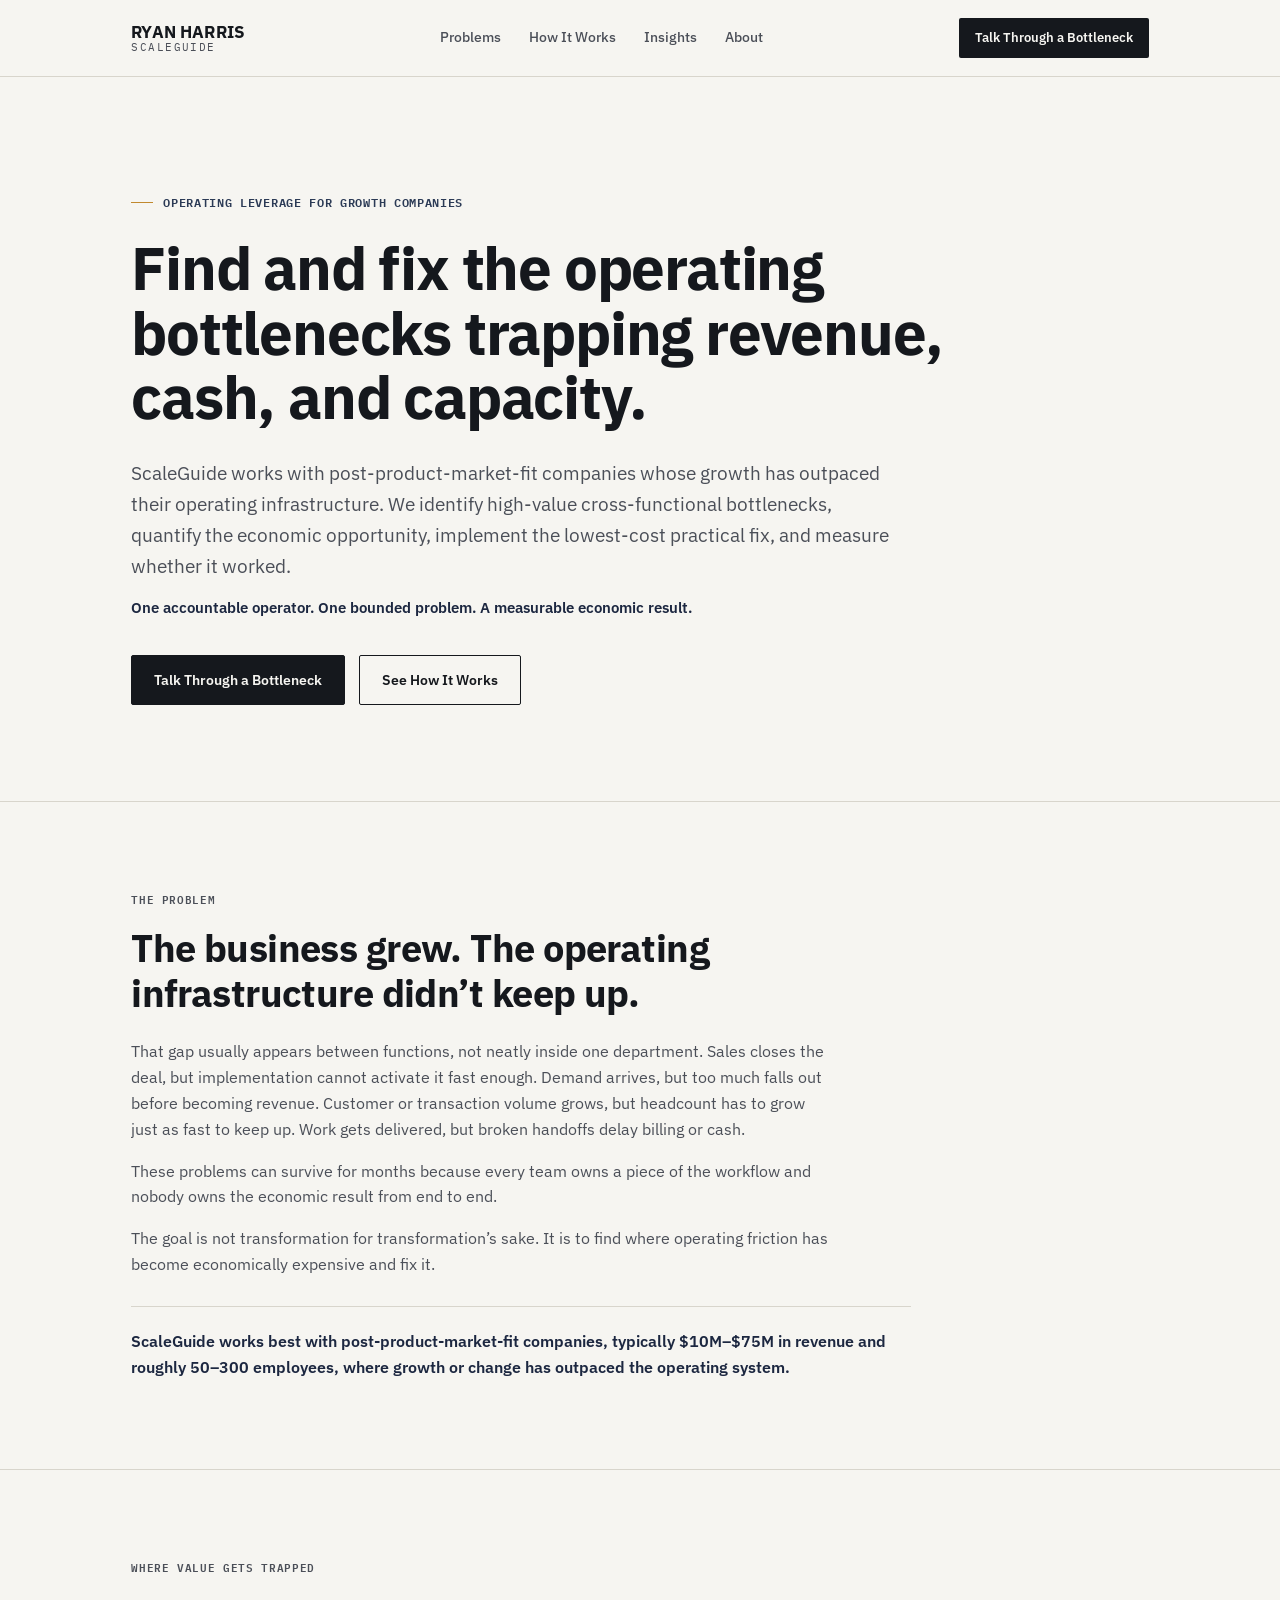
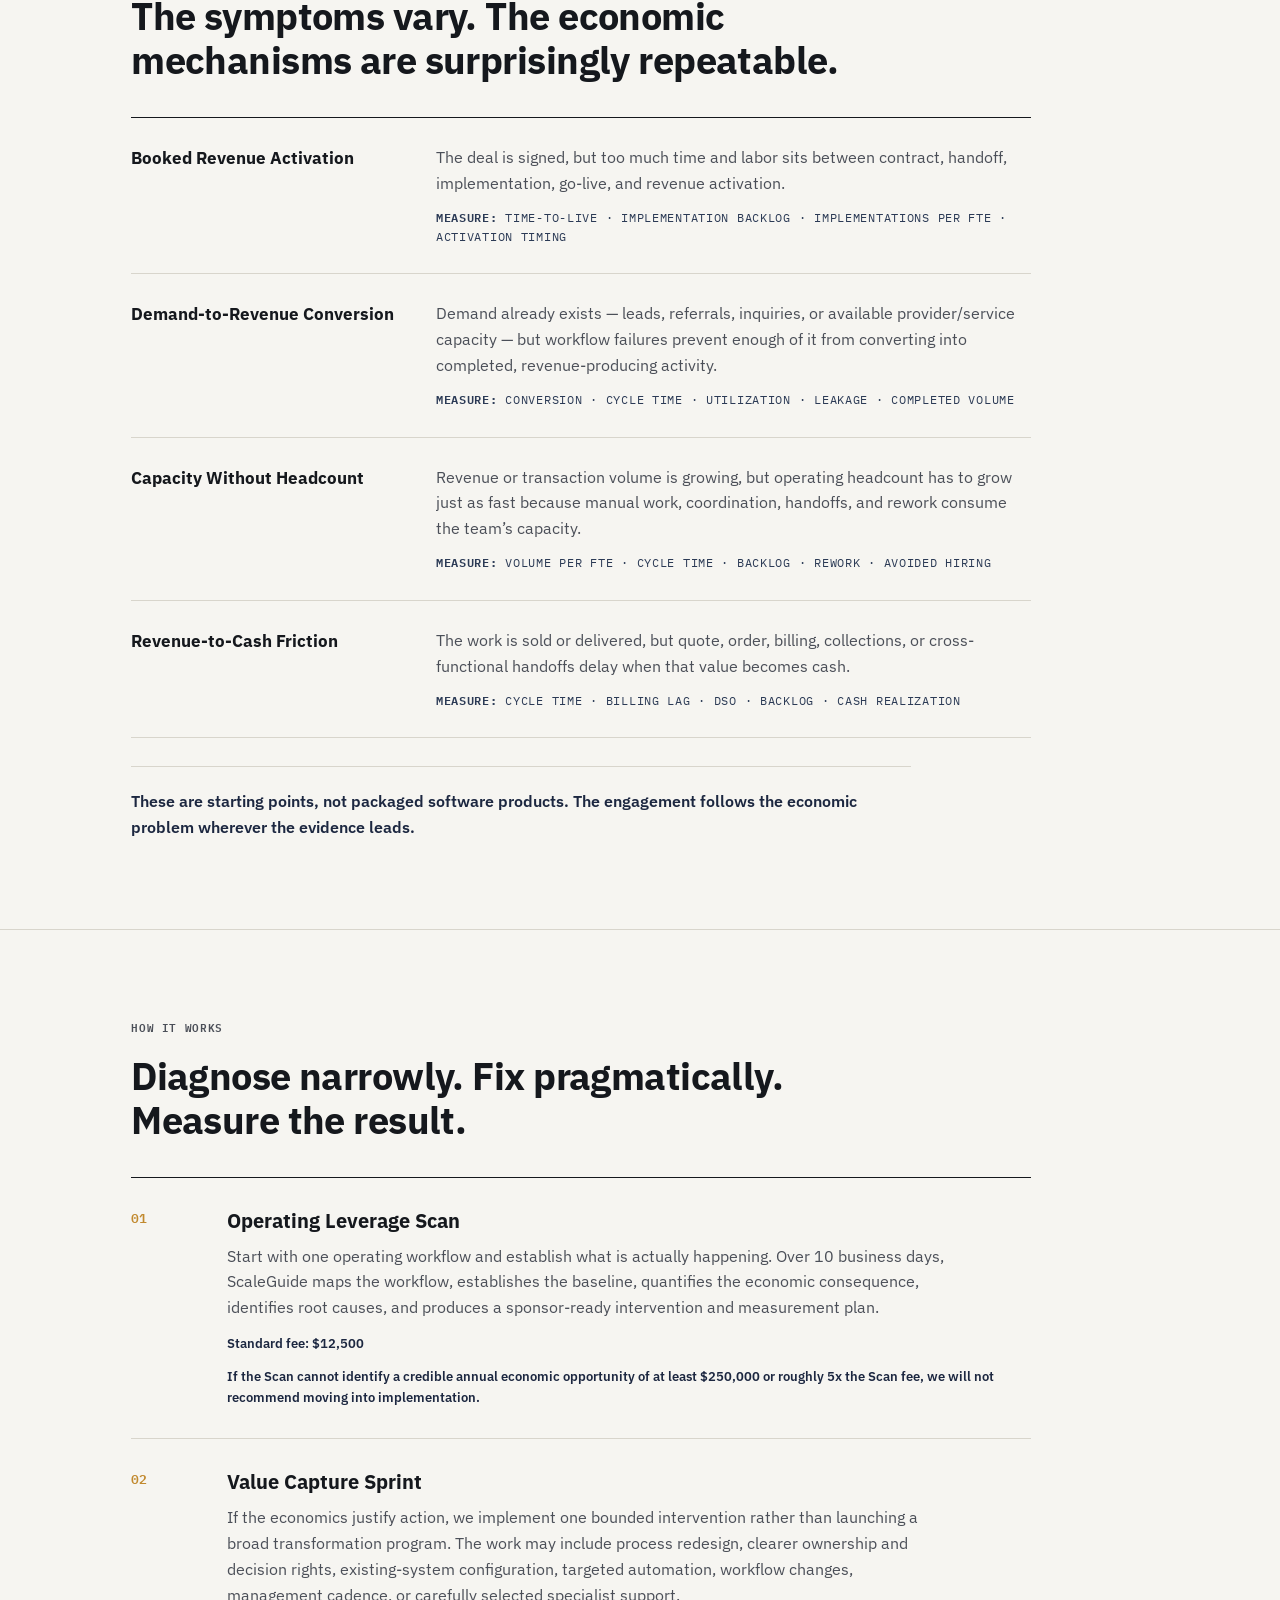
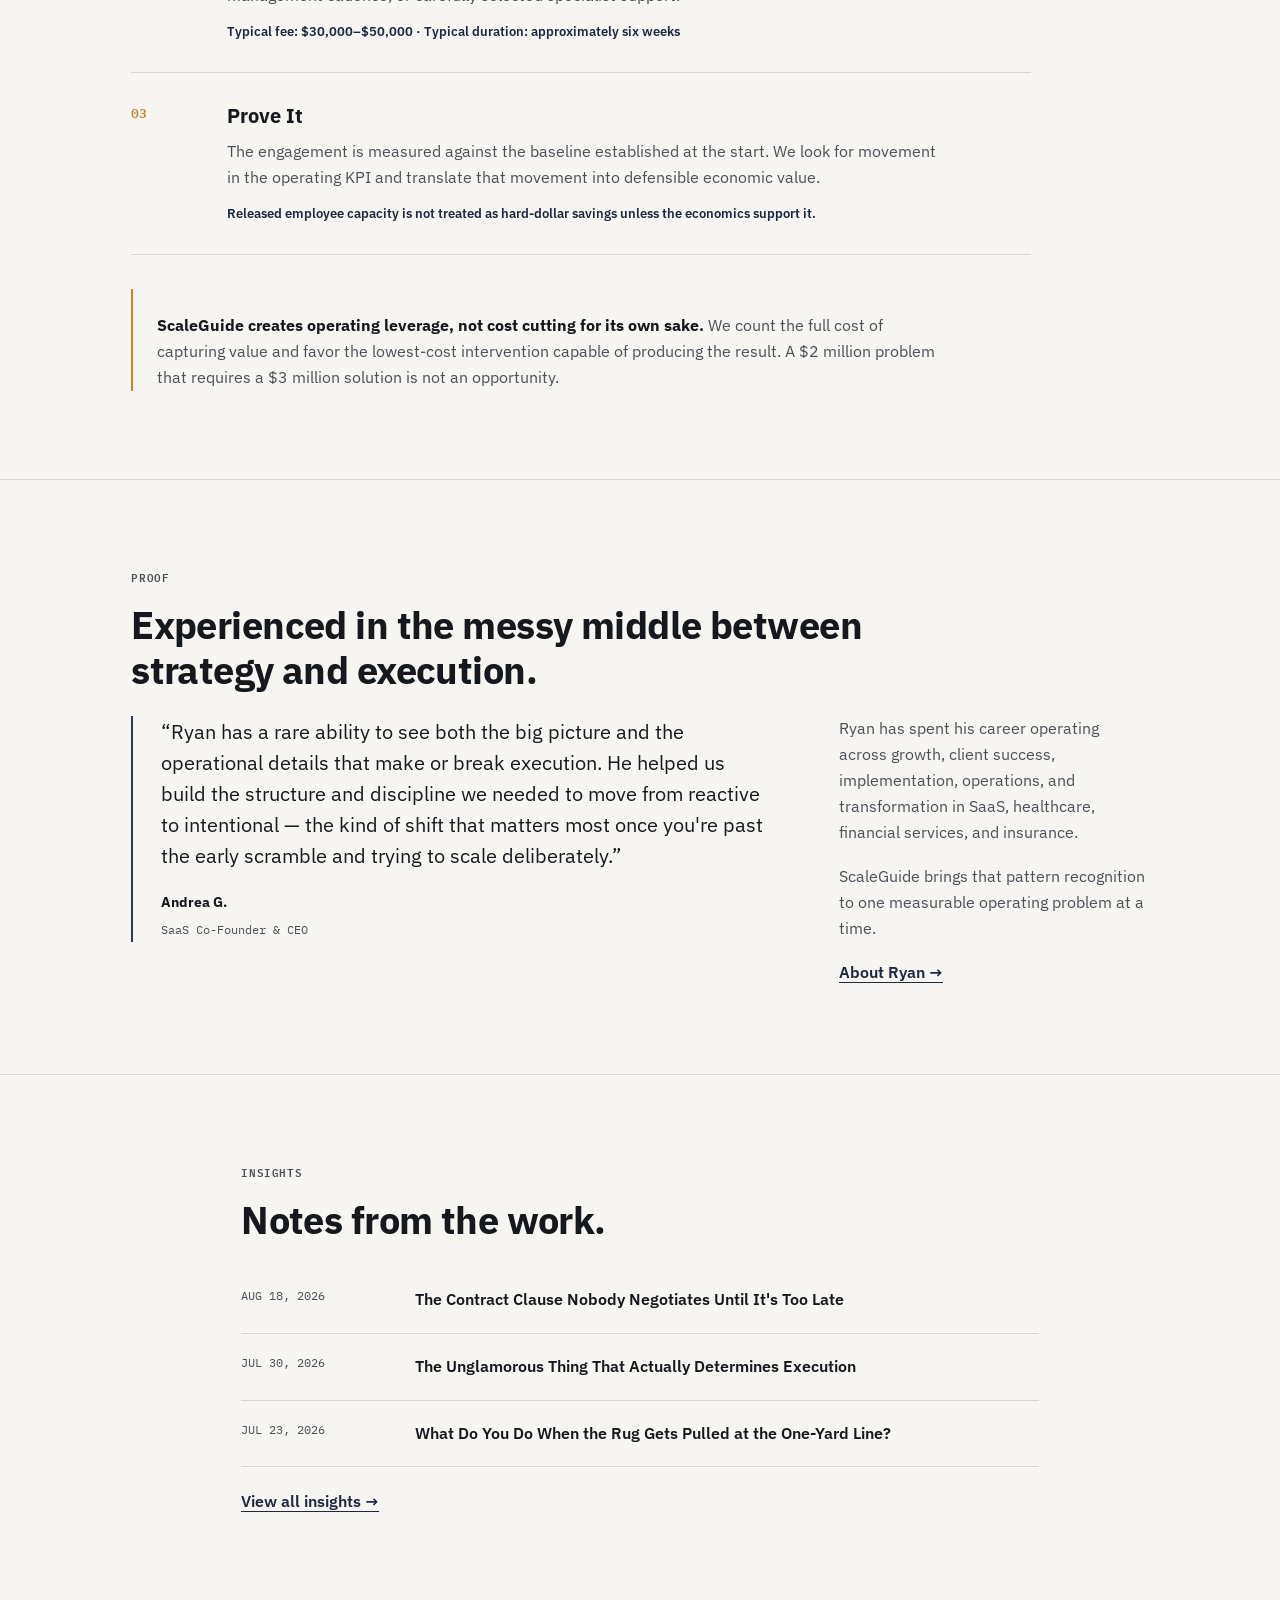
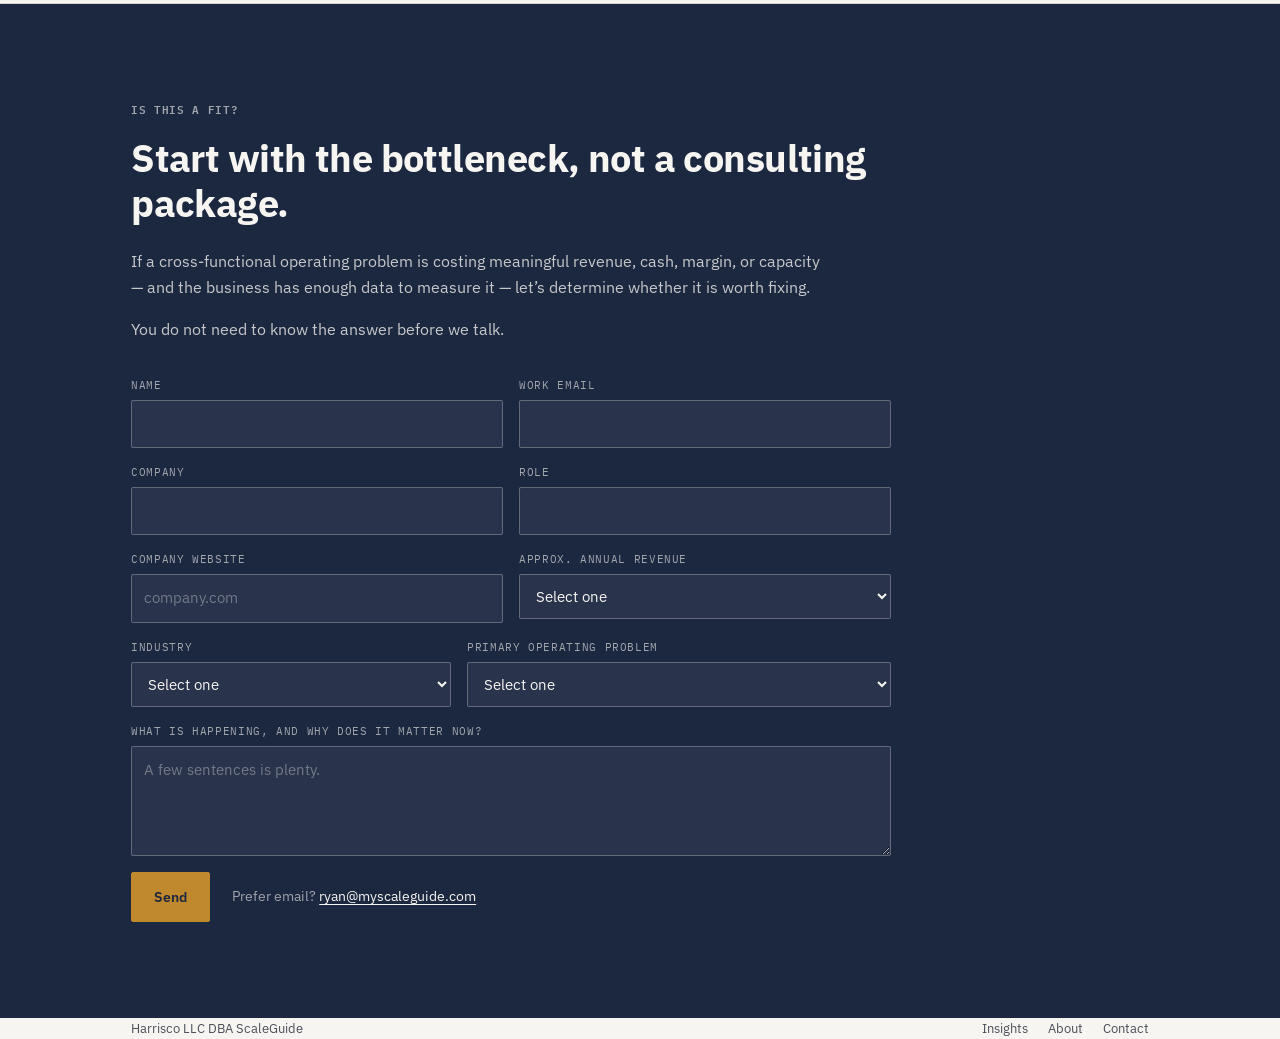
<file: index.html>
<!DOCTYPE html>
<html lang="en">
<head>
<meta charset="UTF-8">
<meta name="viewport" content="width=device-width, initial-scale=1.0">
<title>ScaleGuide | Operating Leverage for Growth Companies</title>
<meta name="description" content="ScaleGuide helps growth companies find and fix cross-functional operating bottlenecks that trap revenue, cash, and capacity — and measure the result.">
<link rel="canonical" href="https://myscaleguide.com/">
<meta property="og:title" content="ScaleGuide | Operating Leverage for Growth Companies">
<meta property="og:description" content="Find and fix the operating bottlenecks trapping revenue, cash, and capacity — and measure the result.">
<meta property="og:type" content="website">
<meta property="og:url" content="https://myscaleguide.com/">
<meta name="twitter:card" content="summary">
<meta name="twitter:title" content="ScaleGuide | Operating Leverage for Growth Companies">
<meta name="twitter:description" content="Find and fix the operating bottlenecks trapping revenue, cash, and capacity — and measure the result.">
<link rel="icon" href="data:image/svg+xml,%3Csvg xmlns='http://www.w3.org/2000/svg' viewBox='0 0 32 32'%3E%3Crect width='32' height='32' rx='4' fill='%231C2740'/%3E%3Ctext x='16' y='23' font-family='Georgia,serif' font-size='20' font-weight='700' fill='%23F6F5F1' text-anchor='middle'%3ER%3C/text%3E%3C/svg%3E">
<link rel="preconnect" href="https://fonts.googleapis.com">
<link rel="preconnect" href="https://fonts.gstatic.com" crossorigin>
<link href="https://fonts.googleapis.com/css2?family=IBM+Plex+Sans:wght@400;500;600;700&family=IBM+Plex+Mono:wght@400;500;600&display=swap" rel="stylesheet">
<link rel="stylesheet" href="/styles.css">
<script type="application/ld+json">
{
  "@context": "https://schema.org",
  "@type": "ProfessionalService",
  "name": "ScaleGuide",
  "alternateName": "Harrisco LLC DBA ScaleGuide",
  "url": "https://myscaleguide.com/",
  "email": "ryan@myscaleguide.com",
  "description": "ScaleGuide helps post-product-market-fit growth companies identify and fix measurable operating bottlenecks that trap revenue, cash, and capacity.",
  "founder": {"@type": "Person", "name": "Ryan Harris", "jobTitle": "Founder & Operator"},
  "areaServed": {"@type": "Country", "name": "United States"},
  "knowsAbout": ["Operating Leverage","Workflow Redesign","Revenue Activation","Patient Access Operations","Operational Transformation","Implementation Operations","Business Process Improvement"]
}
</script>
</head>
<body>
<header>
  <nav class="wrap" aria-label="Primary navigation">
    <a class="brand" href="/" aria-label="ScaleGuide home"><span class="name">RYAN HARRIS</span><span class="sub mono">SCALEGUIDE</span></a>
    <div class="navlinks"><a href="#problems">Problems</a><a href="#how">How It Works</a><a href="/insights.html">Insights</a><a href="/about.html">About</a></div>
    <a href="#talk" class="nav-cta">Talk Through a Bottleneck</a>
  </nav>
</header>
<main>
  <section class="hero">
    <div class="wrap">
      <div class="eyebrow mono">Operating Leverage for Growth Companies</div>
      <h1>Find and fix the operating bottlenecks trapping revenue, cash, and capacity.</h1>
      <p class="lede">ScaleGuide works with post-product-market-fit companies whose growth has outpaced their operating infrastructure. We identify high-value cross-functional bottlenecks, quantify the economic opportunity, implement the lowest-cost practical fix, and measure whether it worked.</p>
      <p class="accountability">One accountable operator. One bounded problem. A measurable economic result.</p>
      <div class="cta-row"><a href="#talk" class="btn-primary">Talk Through a Bottleneck</a><a href="#how" class="btn-secondary">See How It Works</a></div>
    </div>
  </section>
  <section class="block" id="problem">
    <div class="wrap">
      <div class="tag mono">The Problem</div>
      <h2>The business grew. The operating infrastructure didn’t keep up.</h2>
      <div class="body-col">
        <p>That gap usually appears between functions, not neatly inside one department. Sales closes the deal, but implementation cannot activate it fast enough. Demand arrives, but too much falls out before becoming revenue. Customer or transaction volume grows, but headcount has to grow just as fast to keep up. Work gets delivered, but broken handoffs delay billing or cash.</p>
        <p>These problems can survive for months because every team owns a piece of the workflow and nobody owns the economic result from end to end.</p>
        <p>The goal is not transformation for transformation’s sake. It is to find where operating friction has become economically expensive and fix it.</p>
      </div>
      <p class="fit-line">ScaleGuide works best with post-product-market-fit companies, typically $10M–$75M in revenue and roughly 50–300 employees, where growth or change has outpaced the operating system.</p>
    </div>
  </section>
  <section class="block" id="problems">
    <div class="wrap">
      <div class="tag mono">Where Value Gets Trapped</div>
      <h2>The symptoms vary. The economic mechanisms are surprisingly repeatable.</h2>
      <div class="problem-list">
        <div class="problem-row"><div class="problem-title">Booked Revenue Activation</div><div class="problem-copy">The deal is signed, but too much time and labor sits between contract, handoff, implementation, go-live, and revenue activation.<div class="measure mono"><span>Measure:</span> Time-to-live · implementation backlog · implementations per FTE · activation timing</div></div></div>
        <div class="problem-row"><div class="problem-title">Demand-to-Revenue Conversion</div><div class="problem-copy">Demand already exists — leads, referrals, inquiries, or available provider/service capacity — but workflow failures prevent enough of it from converting into completed, revenue-producing activity.<div class="measure mono"><span>Measure:</span> Conversion · cycle time · utilization · leakage · completed volume</div></div></div>
        <div class="problem-row"><div class="problem-title">Capacity Without Headcount</div><div class="problem-copy">Revenue or transaction volume is growing, but operating headcount has to grow just as fast because manual work, coordination, handoffs, and rework consume the team’s capacity.<div class="measure mono"><span>Measure:</span> Volume per FTE · cycle time · backlog · rework · avoided hiring</div></div></div>
        <div class="problem-row"><div class="problem-title">Revenue-to-Cash Friction</div><div class="problem-copy">The work is sold or delivered, but quote, order, billing, collections, or cross-functional handoffs delay when that value becomes cash.<div class="measure mono"><span>Measure:</span> Cycle time · billing lag · DSO · backlog · cash realization</div></div></div>
      </div>
      <p class="fit-line">These are starting points, not packaged software products. The engagement follows the economic problem wherever the evidence leads.</p>
    </div>
  </section>
  <section class="block" id="how">
    <div class="wrap">
      <div class="tag mono">How It Works</div>
      <h2>Diagnose narrowly. Fix pragmatically. Measure the result.</h2>
      <div class="steps">
        <div class="step"><div class="step-number">01</div><div class="step-copy"><h3>Operating Leverage Scan</h3><p>Start with one operating workflow and establish what is actually happening. Over 10 business days, ScaleGuide maps the workflow, establishes the baseline, quantifies the economic consequence, identifies root causes, and produces a sponsor-ready intervention and measurement plan.</p><div class="step-meta">Standard fee: $12,500</div><div class="step-meta">If the Scan cannot identify a credible annual economic opportunity of at least $250,000 or roughly 5x the Scan fee, we will not recommend moving into implementation.</div></div></div>
        <div class="step"><div class="step-number">02</div><div class="step-copy"><h3>Value Capture Sprint</h3><p>If the economics justify action, we implement one bounded intervention rather than launching a broad transformation program. The work may include process redesign, clearer ownership and decision rights, existing-system configuration, targeted automation, workflow changes, management cadence, or carefully selected specialist support.</p><div class="step-meta">Typical fee: $30,000–$50,000 · Typical duration: approximately six weeks</div></div></div>
        <div class="step"><div class="step-number">03</div><div class="step-copy"><h3>Prove It</h3><p>The engagement is measured against the baseline established at the start. We look for movement in the operating KPI and translate that movement into defensible economic value.</p><div class="step-meta">Released employee capacity is not treated as hard-dollar savings unless the economics support it.</div></div></div>
      </div>
      <div class="value-callout"><strong>ScaleGuide creates operating leverage, not cost cutting for its own sake.</strong> We count the full cost of capturing value and favor the lowest-cost intervention capable of producing the result. A $2 million problem that requires a $3 million solution is not an opportunity.</div>
    </div>
  </section>
  <section class="block" id="proof">
    <div class="wrap">
      <div class="tag mono">Proof</div><h2>Experienced in the messy middle between strategy and execution.</h2>
      <div class="proof-grid">
        <div class="testimonial"><blockquote>“Ryan has a rare ability to see both the big picture and the operational details that make or break execution. He helped us build the structure and discipline we needed to move from reactive to intentional — the kind of shift that matters most once you're past the early scramble and trying to scale deliberately.”</blockquote><cite><strong>Andrea G.</strong>SaaS Co-Founder &amp; CEO</cite></div>
        <div class="credibility"><p>Ryan has spent his career operating across growth, client success, implementation, operations, and transformation in SaaS, healthcare, financial services, and insurance.</p><p>ScaleGuide brings that pattern recognition to one measurable operating problem at a time.</p><a class="text-link" href="/about.html">About Ryan →</a></div>
      </div>
    </div>
  </section>
  <section class="block" id="insights-preview">
    <div class="wrap insights-preview">
      <div class="tag mono">Insights</div><h2>Notes from the work.</h2>
      <div class="insight-link"><span class="insight-date">AUG 18, 2026</span><a class="insight-title" href="/posts/the-exit-clause-nobody-negotiates.html">The Contract Clause Nobody Negotiates Until It's Too Late</a></div>
      <div class="insight-link"><span class="insight-date">JUL 30, 2026</span><a class="insight-title" href="/posts/process-documentation-determines-execution.html">The Unglamorous Thing That Actually Determines Execution</a></div>
      <div class="insight-link"><span class="insight-date">JUL 23, 2026</span><a class="insight-title" href="/posts/rug-pulled-at-the-one-yard-line.html">What Do You Do When the Rug Gets Pulled at the One-Yard Line?</a></div>
      <p style="margin-top:22px;"><a class="text-link" href="/insights.html">View all insights →</a></p>
    </div>
  </section>
  <section class="final-cta" id="talk">
    <div class="wrap">
      <div class="tag mono" style="color:rgba(246,245,241,0.62);">Is This a Fit?</div><h2>Start with the bottleneck, not a consulting package.</h2>
      <div class="body-col"><p>If a cross-functional operating problem is costing meaningful revenue, cash, margin, or capacity — and the business has enough data to measure it — let’s determine whether it is worth fixing.</p><p>You do not need to know the answer before we talk.</p></div>
      <form name="intake" method="POST" action="/thank-you" data-netlify="true" netlify-honeypot="bot-field" class="intake-form">
        <input type="hidden" name="form-name" value="intake"><p class="honeypot-field"><label>Don't fill this out: <input name="bot-field"></label></p>
        <div class="form-row"><div class="form-field"><label for="f-name">Name</label><input type="text" id="f-name" name="name" autocomplete="name" required></div><div class="form-field"><label for="f-email">Work Email</label><input type="email" id="f-email" name="email" autocomplete="email" required></div></div>
        <div class="form-row"><div class="form-field"><label for="f-company">Company</label><input type="text" id="f-company" name="company" autocomplete="organization" required></div><div class="form-field"><label for="f-role">Role</label><input type="text" id="f-role" name="role" autocomplete="organization-title"></div></div>
        <div class="form-row"><div class="form-field"><label for="f-website">Company Website</label><input type="text" inputmode="url" id="f-website" name="company_website" autocomplete="url" placeholder="company.com"></div><div class="form-field"><label for="f-revenue">Approx. Annual Revenue</label><select id="f-revenue" name="revenue_range" required><option value="">Select one</option><option>Under $10M</option><option>$10M–$15M</option><option>$15M–$50M</option><option>$50M–$75M</option><option>Over $75M</option><option>Prefer not to say</option></select></div></div>
        <div class="form-row"><div class="form-field"><label for="f-industry">Industry</label><select id="f-industry" name="industry" required><option value="">Select one</option><option>Healthcare Services</option><option>SaaS / Software</option><option>Tech-Enabled or B2B Services</option><option>Financial Services / Insurance</option><option>Other</option></select></div><div class="form-field"><label for="f-problem">Primary Operating Problem</label><select id="f-problem" name="primary_problem" required><option value="">Select one</option><option>Booked revenue takes too long to activate</option><option>Demand / referrals / leads are not converting efficiently</option><option>Growth requires too much incremental headcount</option><option>Billing / collections / cash conversion is too slow</option><option>Other / not sure yet</option></select></div></div>
        <div class="form-row"><div class="form-field full"><label for="f-challenge">What is happening, and why does it matter now?</label><textarea id="f-challenge" name="challenge" placeholder="A few sentences is plenty." required></textarea></div></div>
        <div class="form-submit-row"><button type="submit" class="btn-primary">Send</button><span class="email-alt">Prefer email? <a href="mailto:ryan@myscaleguide.com">ryan@myscaleguide.com</a></span></div>
      </form>
    </div>
  </section>
</main>
<footer class="wrap"><div>Harrisco LLC DBA ScaleGuide</div><div class="links"><a href="/insights.html">Insights</a><a href="/about.html">About</a><a href="mailto:ryan@myscaleguide.com">Contact</a></div></footer>
</body>
</html>
</file>
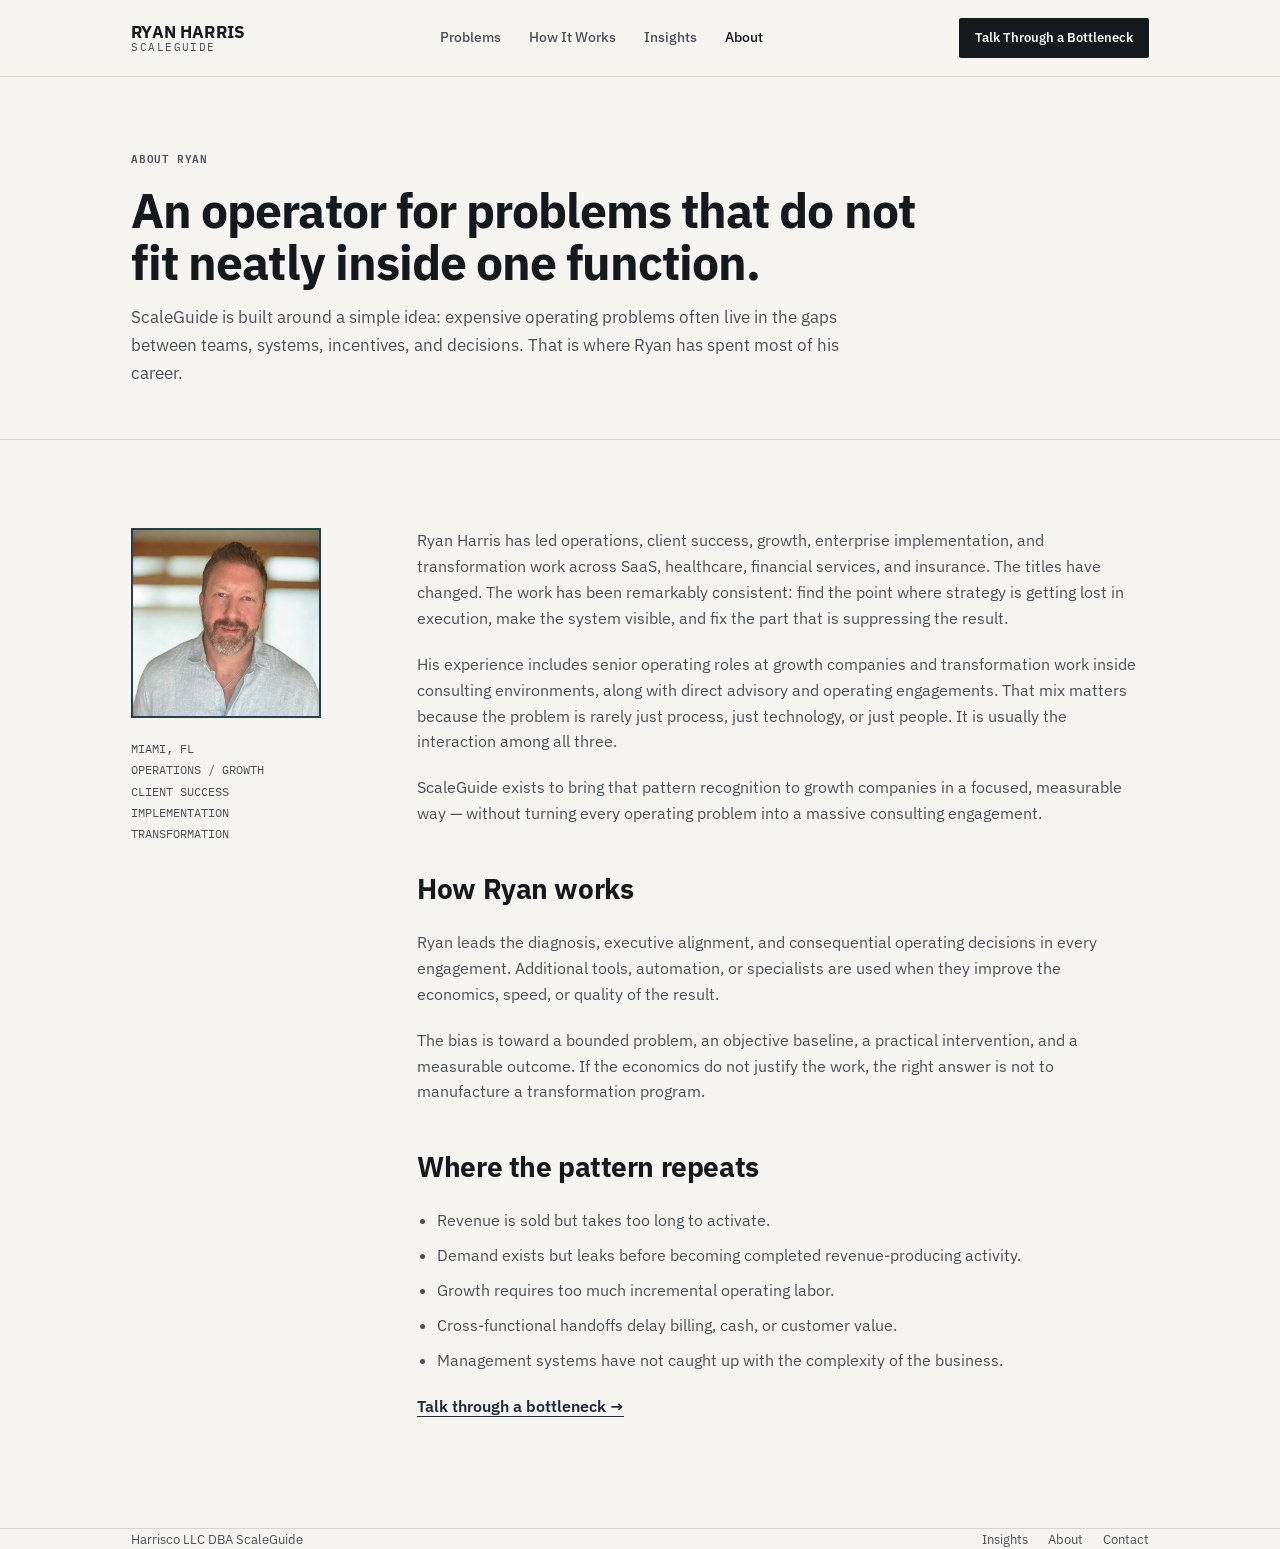
<file: about.html>
<!DOCTYPE html>
<html lang="en"><head><meta charset="UTF-8"><meta name="viewport" content="width=device-width, initial-scale=1.0"><title>About Ryan Harris | ScaleGuide</title><meta name="description" content="Ryan Harris is an operator focused on measurable cross-functional bottlenecks across SaaS, healthcare, financial services, insurance, implementation, and growth operations."><link rel="canonical" href="https://myscaleguide.com/about.html"><meta property="og:title" content="About Ryan Harris | ScaleGuide"><meta property="og:description" content="An operator for problems that do not fit neatly inside one function."><meta property="og:type" content="profile"><meta property="og:url" content="https://myscaleguide.com/about.html"><meta name="twitter:card" content="summary"><link rel="preconnect" href="https://fonts.googleapis.com"><link rel="preconnect" href="https://fonts.gstatic.com" crossorigin><link href="https://fonts.googleapis.com/css2?family=IBM+Plex+Sans:wght@400;500;600;700&family=IBM+Plex+Mono:wght@400;500;600&display=swap" rel="stylesheet"><link rel="stylesheet" href="/styles.css"></head>
<body><header><nav class="wrap" aria-label="Primary navigation"><a class="brand" href="/"><span class="name">RYAN HARRIS</span><span class="sub mono">SCALEGUIDE</span></a><div class="navlinks"><a href="/#problems">Problems</a><a href="/#how">How It Works</a><a href="/insights.html">Insights</a><a href="/about.html" class="active">About</a></div><a href="/#talk" class="nav-cta">Talk Through a Bottleneck</a></nav></header>
<main><section class="page-hero"><div class="wrap"><div class="tag mono">About Ryan</div><h1>An operator for problems that do not fit neatly inside one function.</h1><p>ScaleGuide is built around a simple idea: expensive operating problems often live in the gaps between teams, systems, incentives, and decisions. That is where Ryan has spent most of his career.</p></div></section>
<section class="block"><div class="wrap about-layout"><div><img src="/ryan-headshot.jpg" alt="Ryan Harris" class="headshot"><div class="about-kicker">MIAMI, FL<br>OPERATIONS / GROWTH<br>CLIENT SUCCESS<br>IMPLEMENTATION<br>TRANSFORMATION</div></div><div class="about-copy"><p>Ryan Harris has led operations, client success, growth, enterprise implementation, and transformation work across SaaS, healthcare, financial services, and insurance. The titles have changed. The work has been remarkably consistent: find the point where strategy is getting lost in execution, make the system visible, and fix the part that is suppressing the result.</p><p>His experience includes senior operating roles at growth companies and transformation work inside consulting environments, along with direct advisory and operating engagements. That mix matters because the problem is rarely just process, just technology, or just people. It is usually the interaction among all three.</p><p>ScaleGuide exists to bring that pattern recognition to growth companies in a focused, measurable way — without turning every operating problem into a massive consulting engagement.</p><h2>How Ryan works</h2><p>Ryan leads the diagnosis, executive alignment, and consequential operating decisions in every engagement. Additional tools, automation, or specialists are used when they improve the economics, speed, or quality of the result.</p><p>The bias is toward a bounded problem, an objective baseline, a practical intervention, and a measurable outcome. If the economics do not justify the work, the right answer is not to manufacture a transformation program.</p><h2>Where the pattern repeats</h2><ul class="simple-list"><li>Revenue is sold but takes too long to activate.</li><li>Demand exists but leaks before becoming completed revenue-producing activity.</li><li>Growth requires too much incremental operating labor.</li><li>Cross-functional handoffs delay billing, cash, or customer value.</li><li>Management systems have not caught up with the complexity of the business.</li></ul><p><a class="text-link" href="/#talk">Talk through a bottleneck →</a></p></div></div></section></main>
<footer class="wrap"><div>Harrisco LLC DBA ScaleGuide</div><div class="links"><a href="/insights.html">Insights</a><a href="/about.html">About</a><a href="mailto:ryan@myscaleguide.com">Contact</a></div></footer></body></html>
</file>
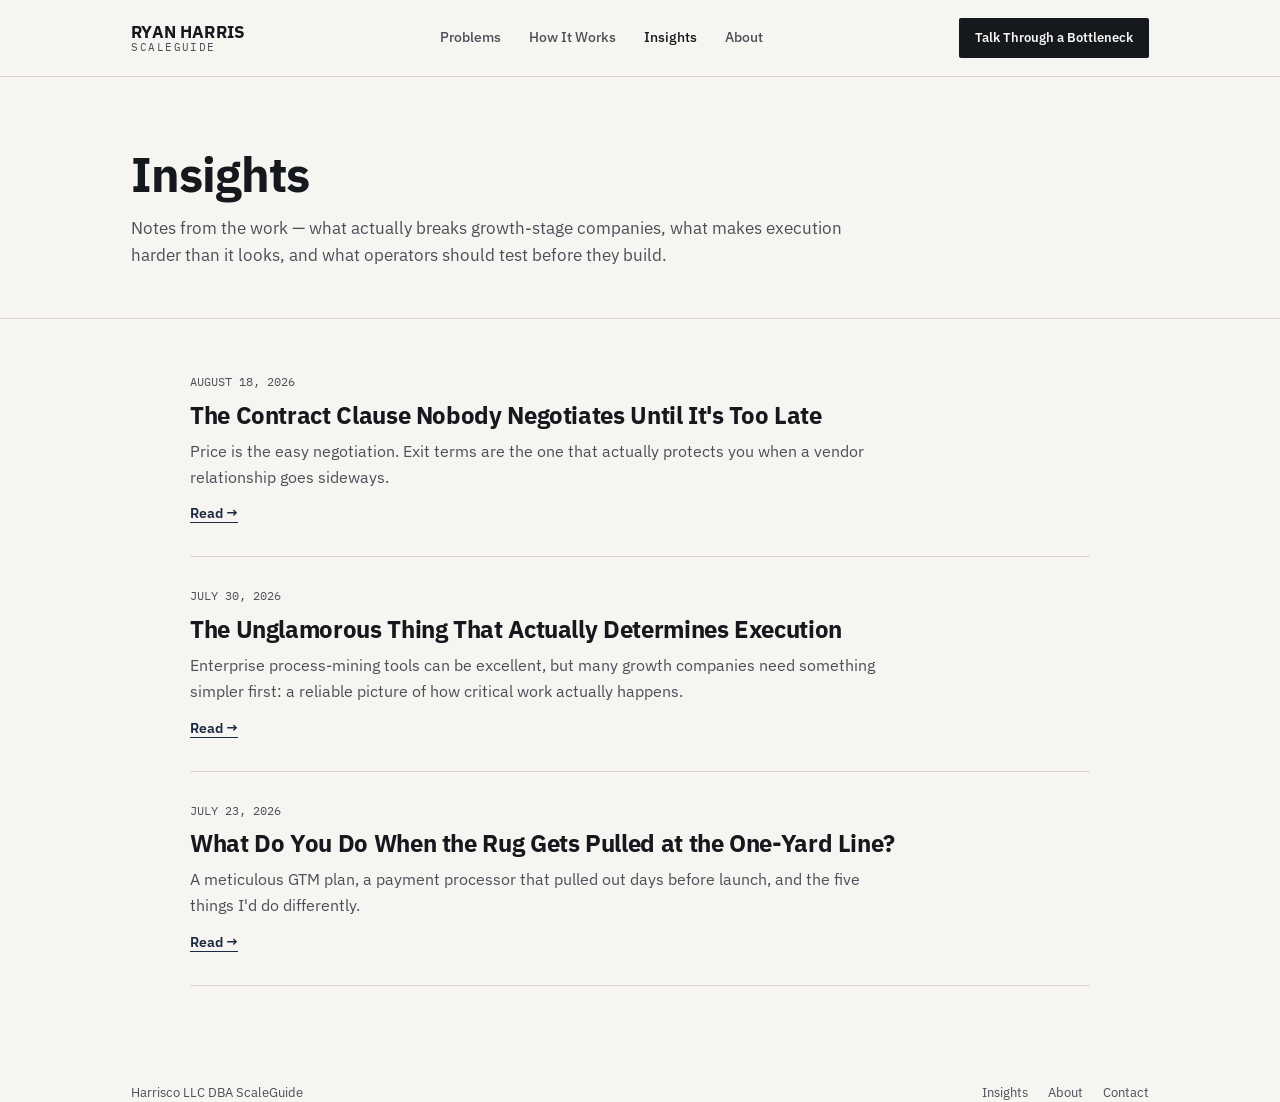
<file: insights.html>
<!DOCTYPE html>
<html lang="en">
<head>
<meta charset="UTF-8">
<meta name="viewport" content="width=device-width, initial-scale=1.0">
<title>Insights | ScaleGuide</title>
<meta name="description" content="Notes from Ryan Harris on operating leverage, execution, growth-stage operations, vendor risk, process design, and the systems that determine whether strategy actually works.">
<link rel="canonical" href="https://myscaleguide.com/insights.html">
<meta property="og:title" content="Insights | ScaleGuide">
<meta property="og:description" content="Notes from the work — what actually breaks growth-stage companies, and what fixes it.">
<meta property="og:type" content="website">
<meta property="og:url" content="https://myscaleguide.com/insights.html">
<meta name="twitter:card" content="summary">
<link rel="icon" href="data:image/svg+xml,%3Csvg xmlns='http://www.w3.org/2000/svg' viewBox='0 0 32 32'%3E%3Crect width='32' height='32' rx='4' fill='%231C2740'/%3E%3Ctext x='16' y='23' font-family='Georgia,serif' font-size='20' font-weight='700' fill='%23F6F5F1' text-anchor='middle'%3ER%3C/text%3E%3C/svg%3E">
<link rel="preconnect" href="https://fonts.googleapis.com">
<link rel="preconnect" href="https://fonts.gstatic.com" crossorigin>
<link href="https://fonts.googleapis.com/css2?family=IBM+Plex+Sans:wght@400;500;600;700&family=IBM+Plex+Mono:wght@400;500;600&display=swap" rel="stylesheet">
<link rel="stylesheet" href="/styles.css">
</head>
<body>
<header>
  <nav class="wrap" aria-label="Primary navigation">
    <a class="brand" href="/"><span class="name">RYAN HARRIS</span><span class="sub mono">SCALEGUIDE</span></a>
    <div class="navlinks"><a href="/#problems">Problems</a><a href="/#how">How It Works</a><a href="/insights.html" class="active">Insights</a><a href="/about.html">About</a></div>
    <a href="/#talk" class="nav-cta">Talk Through a Bottleneck</a>
  </nav>
</header>
<main>
<section class="insights-hero"><div class="wrap"><h1>Insights</h1><p>Notes from the work — what actually breaks growth-stage companies, what makes execution harder than it looks, and what operators should test before they build.</p></div></section>
<section><div class="wrap post-list">
<article class="post-card"><span class="date">AUGUST 18, 2026</span><h2><a href="/posts/the-exit-clause-nobody-negotiates.html">The Contract Clause Nobody Negotiates Until It's Too Late</a></h2><p class="excerpt">Price is the easy negotiation. Exit terms are the one that actually protects you when a vendor relationship goes sideways.</p><a href="/posts/the-exit-clause-nobody-negotiates.html" class="read-more">Read →</a></article>
<article class="post-card"><span class="date">JULY 30, 2026</span><h2><a href="/posts/process-documentation-determines-execution.html">The Unglamorous Thing That Actually Determines Execution</a></h2><p class="excerpt">Enterprise process-mining tools can be excellent, but many growth companies need something simpler first: a reliable picture of how critical work actually happens.</p><a href="/posts/process-documentation-determines-execution.html" class="read-more">Read →</a></article>
<article class="post-card"><span class="date">JULY 23, 2026</span><h2><a href="/posts/rug-pulled-at-the-one-yard-line.html">What Do You Do When the Rug Gets Pulled at the One-Yard Line?</a></h2><p class="excerpt">A meticulous GTM plan, a payment processor that pulled out days before launch, and the five things I'd do differently.</p><a href="/posts/rug-pulled-at-the-one-yard-line.html" class="read-more">Read →</a></article>
</div></section>
</main>
<footer class="wrap"><div>Harrisco LLC DBA ScaleGuide</div><div class="links"><a href="/insights.html">Insights</a><a href="/about.html">About</a><a href="mailto:ryan@myscaleguide.com">Contact</a></div></footer>
</body>
</html>
</file>
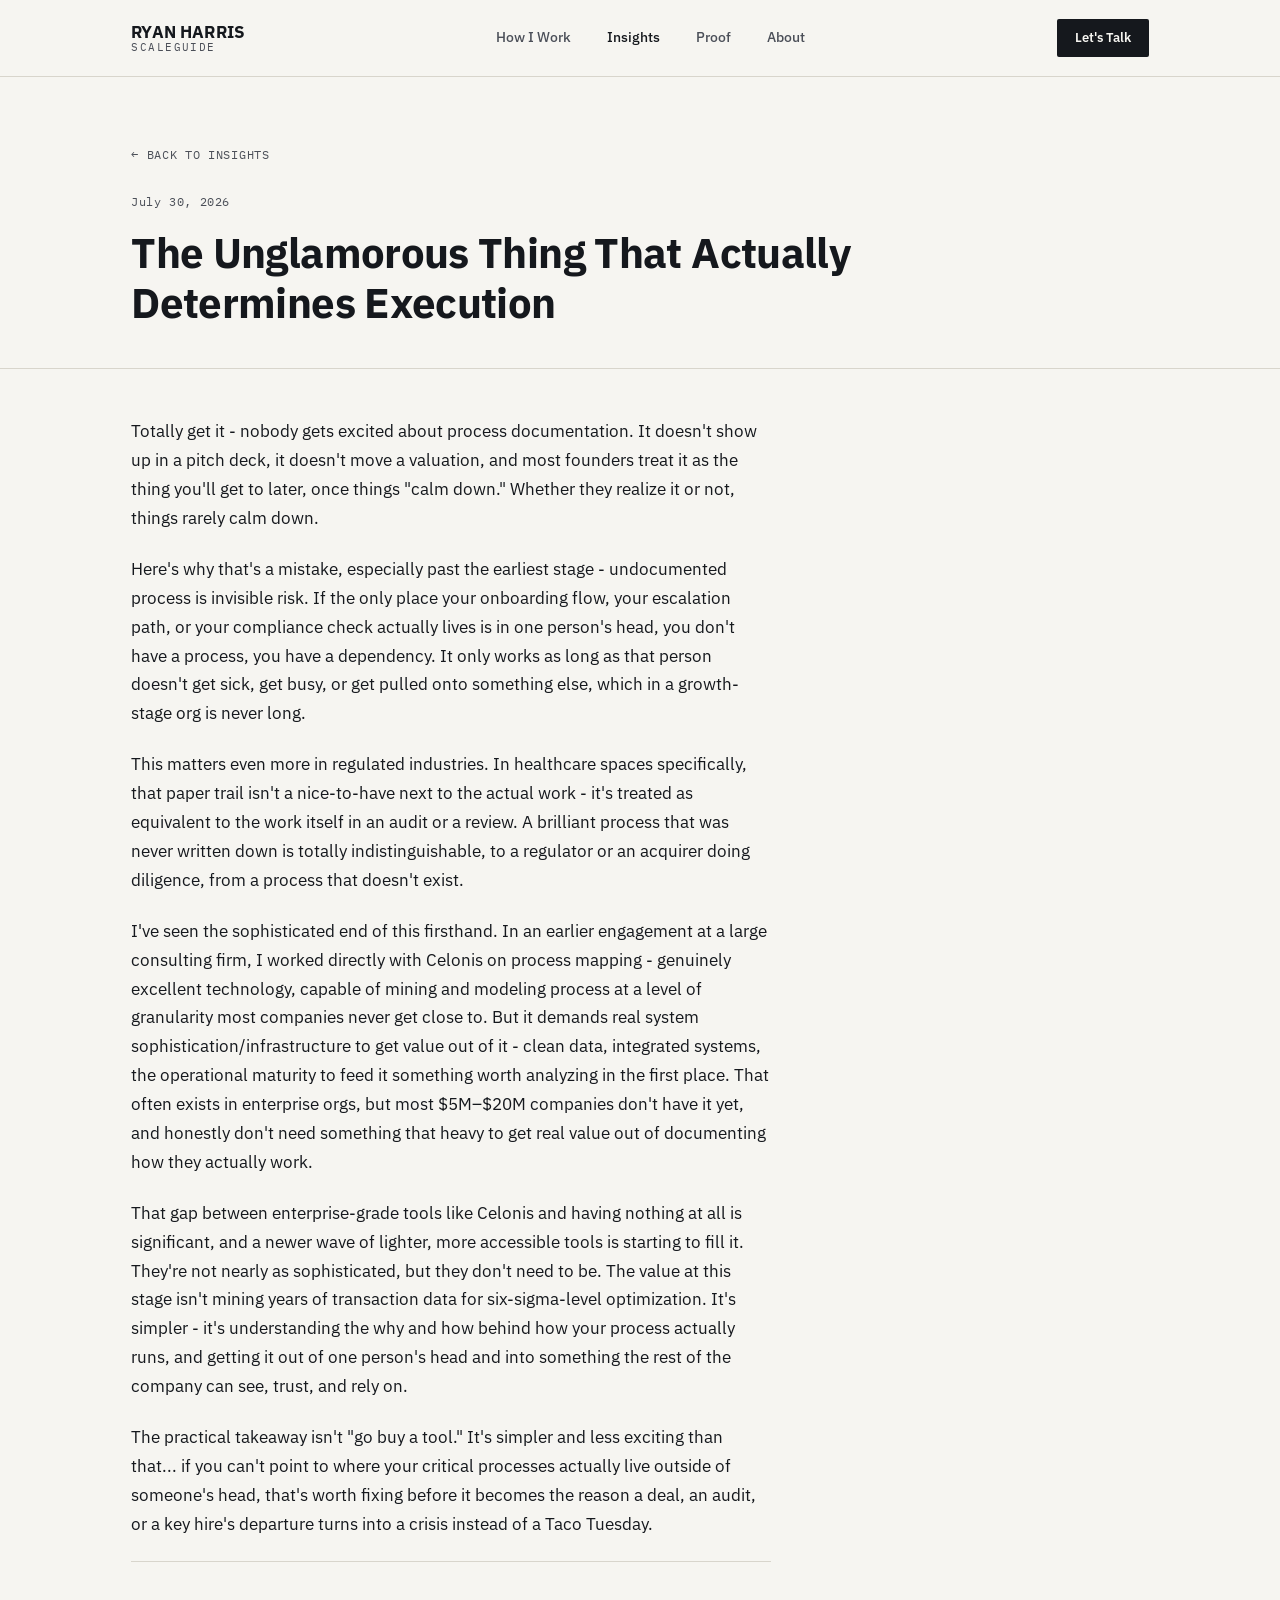
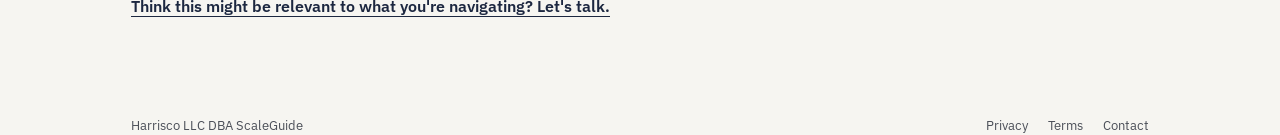
<file: process-documentation-determines-execution.html>
<!DOCTYPE html>
<html lang="en">
<head>
<meta charset="UTF-8">
<meta name="viewport" content="width=device-width, initial-scale=1.0">
<title>The Unglamorous Thing That Actually Determines Execution - Ryan Harris</title>
<meta name="description" content="Why process documentation determines whether a growth-stage company can scale without falling apart, and where enterprise tools like Celonis fit versus lighter alternatives.">
<meta property="og:title" content="The Unglamorous Thing That Actually Determines Execution - Ryan Harris">
<meta property="og:description" content="Why process documentation determines whether a growth-stage company can scale without falling apart, and where enterprise tools like Celonis fit versus lighter alternatives.">
<meta property="og:type" content="article">

<link rel="preconnect" href="https://fonts.googleapis.com">
<link rel="preconnect" href="https://fonts.gstatic.com" crossorigin>
<link href="https://fonts.googleapis.com/css2?family=IBM+Plex+Sans:wght@400;500;600;700&family=IBM+Plex+Mono:wght@400;500;600&display=swap" rel="stylesheet">
<link rel="icon" href="data:image/svg+xml,%3Csvg xmlns='http://www.w3.org/2000/svg' viewBox='0 0 32 32'%3E%3Crect width='32' height='32' rx='4' fill='%231C2740'/%3E%3Ctext x='16' y='23' font-family='Georgia,serif' font-size='20' font-weight='700' fill='%23F6F5F1' text-anchor='middle'%3ER%3C/text%3E%3C/svg%3E">
<style>
  :root {
    --paper: #F6F5F1; --ink: #15181D; --ink-soft: #4B4F58;
    --navy: #2B3A55; --navy-deep: #1C2740; --signal: #C1892E;
    --line: #D8D5CC; --line-strong: #15181D; --white: #FFFFFF;
    --max: 1120px; --content: 640px; --gap: clamp(20px, 4vw, 64px);
  }
  * { box-sizing: border-box; margin: 0; padding: 0; }
  html { scroll-behavior: smooth; }
  body { background: var(--paper); color: var(--ink); font-family: 'IBM Plex Sans', sans-serif; font-size: 16px; line-height: 1.6; -webkit-font-smoothing: antialiased; }
  .mono { font-family: 'IBM Plex Mono', monospace; letter-spacing: 0.06em; text-transform: uppercase; }
  a { color: inherit; text-decoration: none; }
  .wrap { max-width: var(--max); margin: 0 auto; padding: 0 var(--gap); }
  header { position: sticky; top: 0; z-index: 50; background: rgba(246,245,241,0.92); backdrop-filter: blur(6px); border-bottom: 1px solid var(--line); }
  nav.wrap { display: flex; align-items: center; justify-content: space-between; height: 76px; }
  .brand { display: flex; flex-direction: column; line-height: 1.1; }
  .brand .name { font-weight: 700; font-size: 17px; letter-spacing: 0.01em; }
  .brand .sub { font-size: 10.5px; color: var(--ink-soft); letter-spacing: 0.14em; }
  .navlinks { display: flex; gap: 36px; font-size: 13.5px; font-weight: 500; }
  .navlinks a { color: var(--ink-soft); transition: color 0.15s ease; }
  .navlinks a:hover, .navlinks a.active { color: var(--ink); }
  .nav-cta { padding: 9px 18px; background: var(--ink); color: var(--paper); font-size: 13px; font-weight: 600; border-radius: 2px; }
  @media (max-width: 760px) { .navlinks { display: none; } }
  footer { padding: 32px 0; font-size: 12.5px; color: var(--ink-soft); display: flex; justify-content: space-between; flex-wrap: wrap; gap: 12px; }
  footer .links { display: flex; gap: 20px; }

  /* ---------- INSIGHTS LISTING ---------- */
  .insights-hero { padding: 72px 0 48px; border-bottom: 1px solid var(--line); }
  .insights-hero h1 { font-size: clamp(30px, 4vw, 44px); font-weight: 700; letter-spacing: -0.015em; margin-bottom: 16px; }
  .insights-hero p { font-size: 17px; color: var(--ink-soft); max-width: var(--content); }
  .post-list { padding: 56px 0 96px; }
  .post-card { padding: 32px 0; border-bottom: 1px solid var(--line); }
  .post-card:first-child { padding-top: 0; }
  .post-card .date { font-family: 'IBM Plex Mono', monospace; font-size: 11.5px; color: var(--ink-soft); letter-spacing: 0.05em; margin-bottom: 10px; display: block; }
  .post-card h2 { font-size: 24px; font-weight: 700; letter-spacing: -0.01em; margin-bottom: 10px; max-width: 720px; }
  .post-card h2 a:hover { color: var(--navy); }
  .post-card .excerpt { font-size: 15.5px; color: var(--ink-soft); max-width: 640px; margin-bottom: 12px; }
  .post-card .read-more { font-size: 13.5px; font-weight: 600; color: var(--navy-deep); border-bottom: 1px solid var(--navy-deep); }

  /* ---------- POST PAGE ---------- */
  .post-header { padding: 64px 0 40px; border-bottom: 1px solid var(--line); }
  .post-header .back-link { font-family: 'IBM Plex Mono', monospace; font-size: 11.5px; color: var(--ink-soft); margin-bottom: 28px; display: inline-block; }
  .post-header .date { font-family: 'IBM Plex Mono', monospace; font-size: 12px; color: var(--ink-soft); letter-spacing: 0.05em; margin-bottom: 16px; display: block; }
  .post-header h1 { font-size: clamp(28px, 4vw, 42px); font-weight: 700; line-height: 1.2; letter-spacing: -0.015em; max-width: 780px; }
  .post-body { padding: 48px 0 96px; }
  .post-body-inner { max-width: var(--content); }
  .post-body p { font-size: 17px; line-height: 1.7; color: var(--ink); margin-bottom: 22px; }
  .post-body ul { margin: 0 0 22px 0; padding-left: 22px; }
  .post-body li { font-size: 17px; line-height: 1.7; color: var(--ink); margin-bottom: 12px; }
  .post-body strong { color: var(--navy-deep); }
  .post-cta { border-top: 1px solid var(--line); padding-top: 32px; margin-top: 16px; }
  .post-cta a { font-weight: 600; color: var(--navy-deep); border-bottom: 1px solid var(--navy-deep); }
</style>

</head>
<body>
<header>
  <nav class="wrap">
    <div class="brand">
      <a href="/"><span class="name">RYAN HARRIS</span></a>
      <span class="sub mono">SCALEGUIDE</span>
    </div>
    <div class="navlinks">
      <a href="/#work">How I Work</a>
      <a href="/insights.html" class="active">Insights</a>
      <a href="/#proof">Proof</a>
      <a href="/#about">About</a>
    </div>
    <a href="/#talk" class="nav-cta">Let's Talk</a>
  </nav>
</header>
<section class="post-header">
  <div class="wrap">
    <a href="/insights.html" class="back-link mono">&larr; Back to Insights</a>
    <span class="date">July 30, 2026</span>
    <h1>The Unglamorous Thing That Actually Determines Execution</h1>
  </div>
</section>
<section class="post-body">
  <div class="wrap">
    <div class="post-body-inner">
      
<p>Totally get it - nobody gets excited about process documentation. It doesn't show up in a pitch deck, it doesn't move a valuation, and most founders treat it as the thing you'll get to later, once things "calm down." Whether they realize it or not, things rarely calm down.</p>
<p>Here's why that's a mistake, especially past the earliest stage - undocumented process is invisible risk. If the only place your onboarding flow, your escalation path, or your compliance check actually lives is in one person's head, you don't have a process, you have a dependency. It only works as long as that person doesn't get sick, get busy, or get pulled onto something else, which in a growth-stage org is never long.</p>
<p>This matters even more in regulated industries. In healthcare spaces specifically, that paper trail isn't a nice-to-have next to the actual work - it's treated as equivalent to the work itself in an audit or a review. A brilliant process that was never written down is totally indistinguishable, to a regulator or an acquirer doing diligence, from a process that doesn't exist.</p>
<p>I've seen the sophisticated end of this firsthand. In an earlier engagement at a large consulting firm, I worked directly with Celonis on process mapping - genuinely excellent technology, capable of mining and modeling process at a level of granularity most companies never get close to. But it demands real system sophistication/infrastructure to get value out of it - clean data, integrated systems, the operational maturity to feed it something worth analyzing in the first place. That often exists in enterprise orgs, but most $5M&ndash;$20M companies don't have it yet, and honestly don't need something that heavy to get real value out of documenting how they actually work.</p>
<p>That gap between enterprise-grade tools like Celonis and having nothing at all is significant, and a newer wave of lighter, more accessible tools is starting to fill it. They're not nearly as sophisticated, but they don't need to be. The value at this stage isn't mining years of transaction data for six-sigma-level optimization. It's simpler - it's understanding the why and how behind how your process actually runs, and getting it out of one person's head and into something the rest of the company can see, trust, and rely on.</p>
<p>The practical takeaway isn't "go buy a tool." It's simpler and less exciting than that... if you can't point to where your critical processes actually live outside of someone's head, that's worth fixing before it becomes the reason a deal, an audit, or a key hire's departure turns into a crisis instead of a Taco Tuesday.</p>

      <div class="post-cta">
        <a href="/#talk">Think this might be relevant to what you're navigating? Let's talk.</a>
      </div>
    </div>
  </div>
</section>
<footer class="wrap">
  <div>Harrisco LLC DBA ScaleGuide</div>
  <div class="links">
    <a href="/#">Privacy</a>
    <a href="/#">Terms</a>
    <a href="mailto:ryan@myscaleguide.com">Contact</a>
  </div>
</footer>
</body>
</html>
</file>
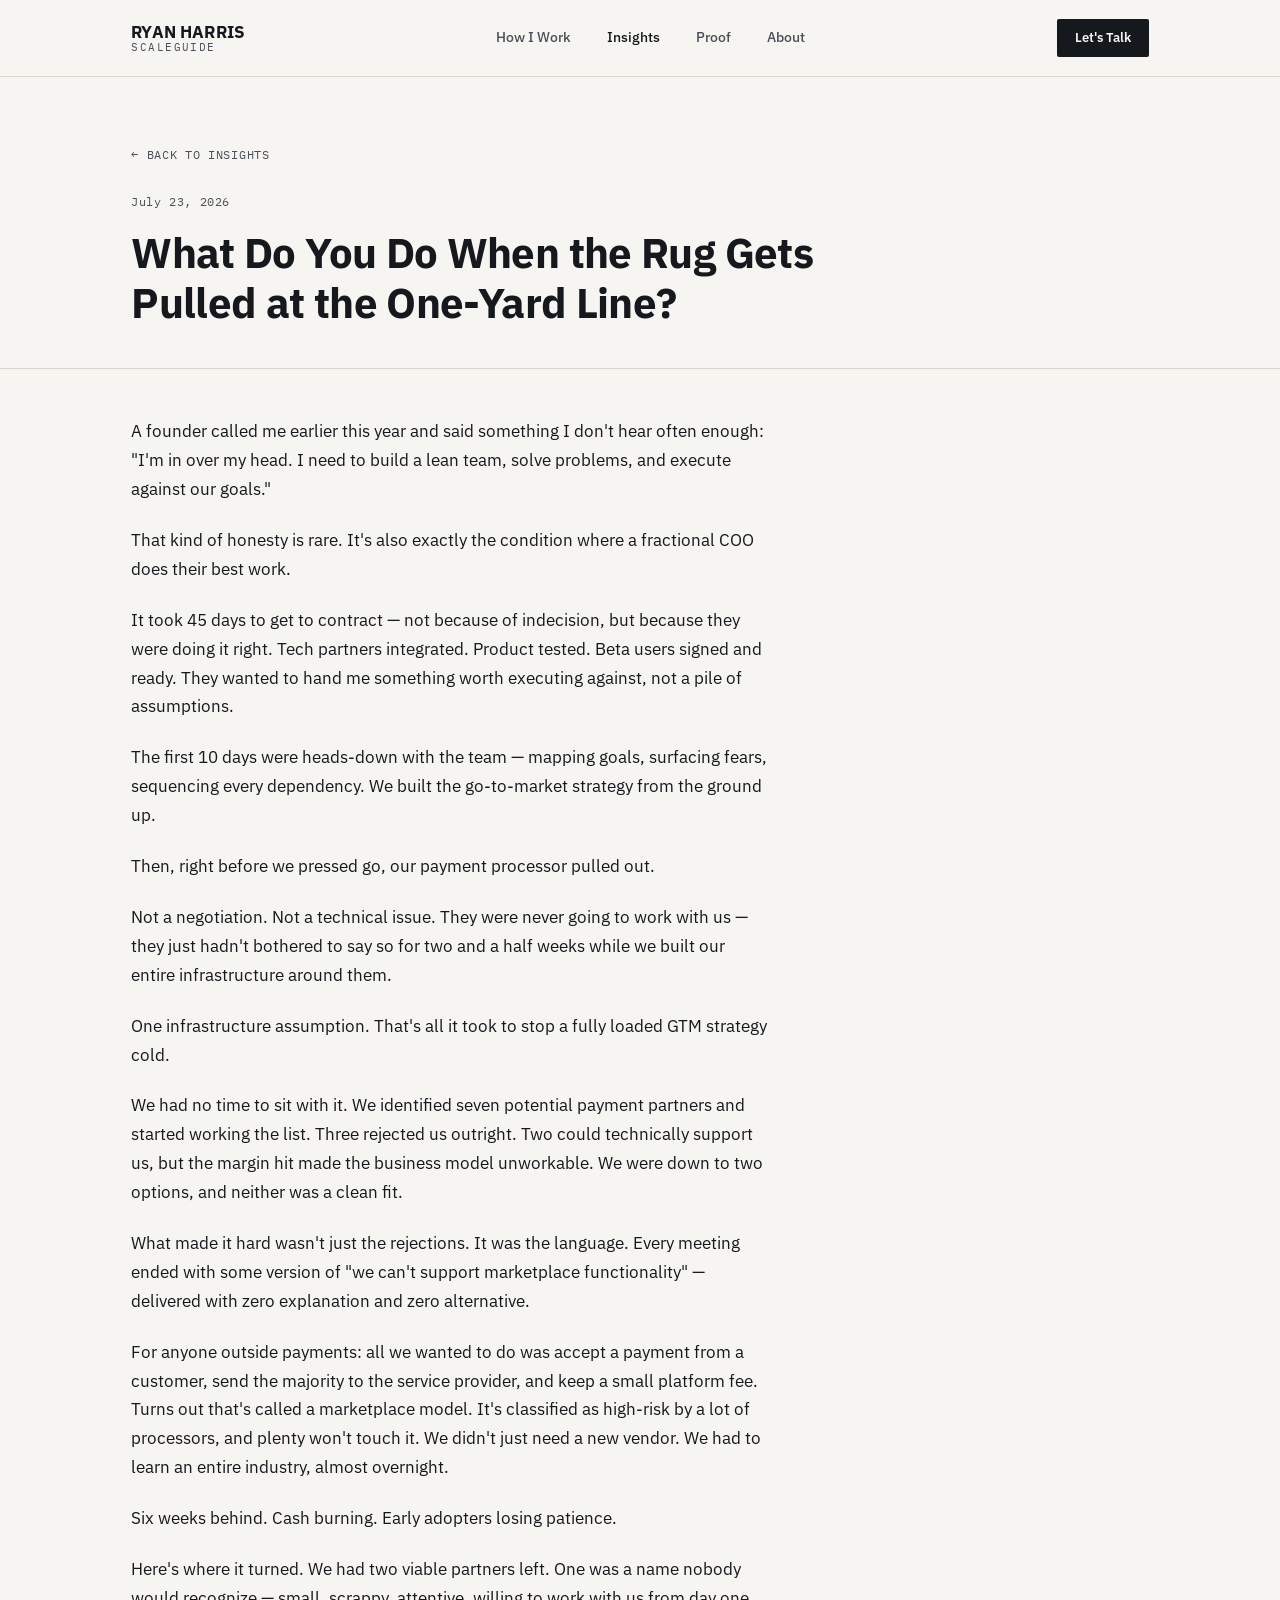
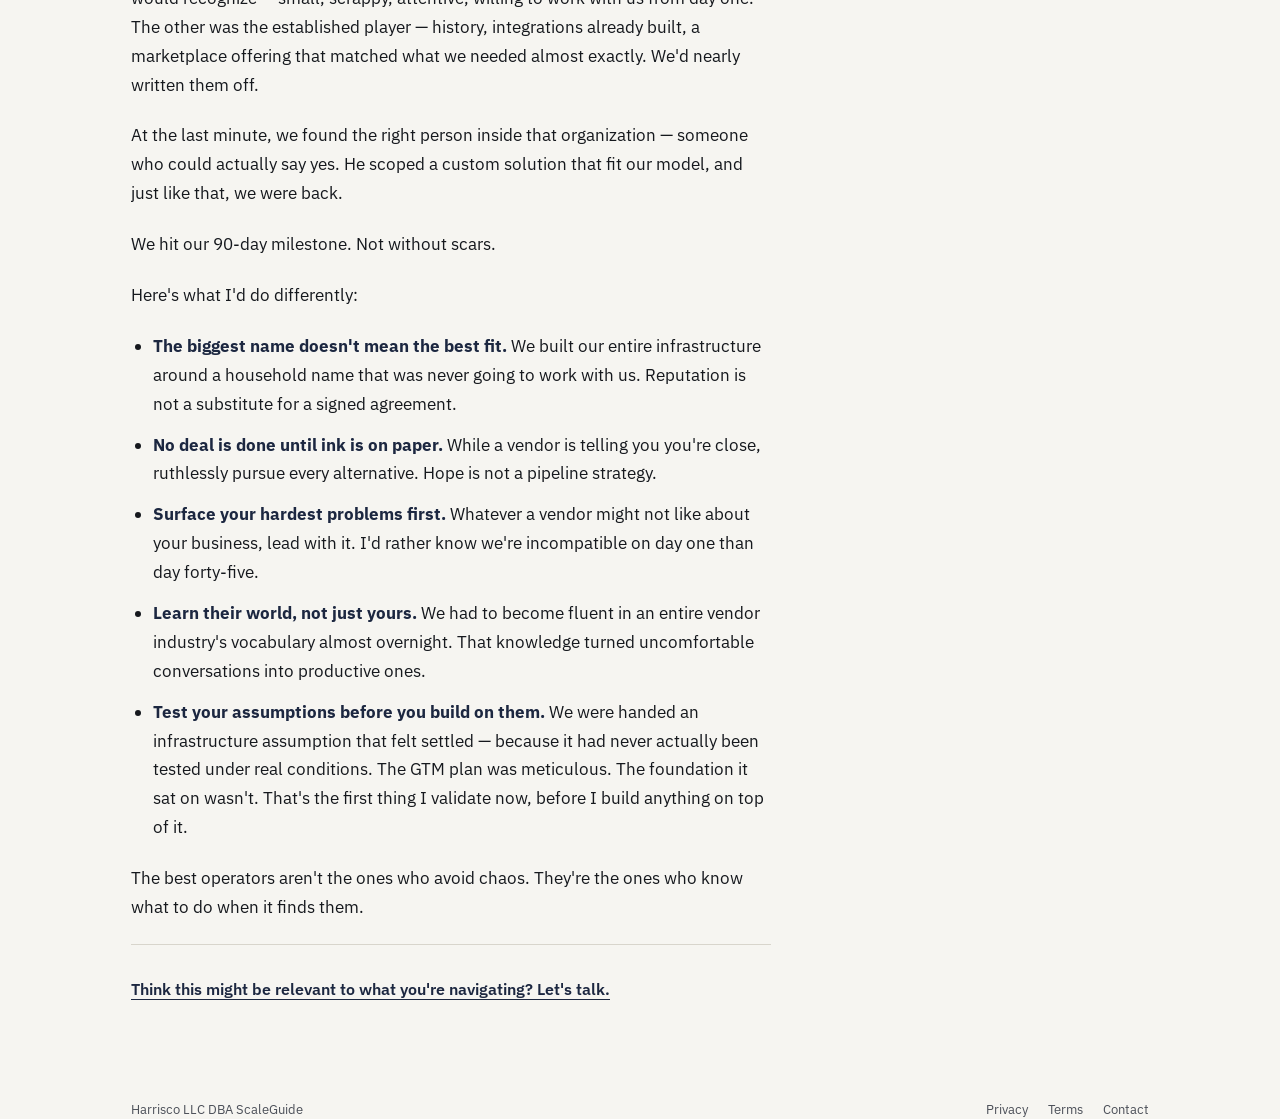
<file: rug-pulled-at-the-one-yard-line.html>
<!DOCTYPE html>
<html lang="en">
<head>
<meta charset="UTF-8">
<meta name="viewport" content="width=device-width, initial-scale=1.0">
<title>What Do You Do When the Rug Gets Pulled at the One-Yard Line? — Ryan Harris</title>
<meta name="description" content="A fractional COO's account of a payment infrastructure assumption that stopped a fully-built GTM strategy cold — and what actually fixed it.">
<meta property="og:title" content="What Do You Do When the Rug Gets Pulled at the One-Yard Line? — Ryan Harris">
<meta property="og:description" content="A fractional COO's account of a payment infrastructure assumption that stopped a fully-built GTM strategy cold — and what actually fixed it.">
<meta property="og:type" content="article">

<link rel="preconnect" href="https://fonts.googleapis.com">
<link rel="preconnect" href="https://fonts.gstatic.com" crossorigin>
<link href="https://fonts.googleapis.com/css2?family=IBM+Plex+Sans:wght@400;500;600;700&family=IBM+Plex+Mono:wght@400;500;600&display=swap" rel="stylesheet">
<link rel="icon" href="data:image/svg+xml,%3Csvg xmlns='http://www.w3.org/2000/svg' viewBox='0 0 32 32'%3E%3Crect width='32' height='32' rx='4' fill='%231C2740'/%3E%3Ctext x='16' y='23' font-family='Georgia,serif' font-size='20' font-weight='700' fill='%23F6F5F1' text-anchor='middle'%3ER%3C/text%3E%3C/svg%3E">
<style>
  :root {
    --paper: #F6F5F1; --ink: #15181D; --ink-soft: #4B4F58;
    --navy: #2B3A55; --navy-deep: #1C2740; --signal: #C1892E;
    --line: #D8D5CC; --line-strong: #15181D; --white: #FFFFFF;
    --max: 1120px; --content: 640px; --gap: clamp(20px, 4vw, 64px);
  }
  * { box-sizing: border-box; margin: 0; padding: 0; }
  html { scroll-behavior: smooth; }
  body { background: var(--paper); color: var(--ink); font-family: 'IBM Plex Sans', sans-serif; font-size: 16px; line-height: 1.6; -webkit-font-smoothing: antialiased; }
  .mono { font-family: 'IBM Plex Mono', monospace; letter-spacing: 0.06em; text-transform: uppercase; }
  a { color: inherit; text-decoration: none; }
  .wrap { max-width: var(--max); margin: 0 auto; padding: 0 var(--gap); }
  header { position: sticky; top: 0; z-index: 50; background: rgba(246,245,241,0.92); backdrop-filter: blur(6px); border-bottom: 1px solid var(--line); }
  nav.wrap { display: flex; align-items: center; justify-content: space-between; height: 76px; }
  .brand { display: flex; flex-direction: column; line-height: 1.1; }
  .brand .name { font-weight: 700; font-size: 17px; letter-spacing: 0.01em; }
  .brand .sub { font-size: 10.5px; color: var(--ink-soft); letter-spacing: 0.14em; }
  .navlinks { display: flex; gap: 36px; font-size: 13.5px; font-weight: 500; }
  .navlinks a { color: var(--ink-soft); transition: color 0.15s ease; }
  .navlinks a:hover, .navlinks a.active { color: var(--ink); }
  .nav-cta { padding: 9px 18px; background: var(--ink); color: var(--paper); font-size: 13px; font-weight: 600; border-radius: 2px; }
  @media (max-width: 760px) { .navlinks { display: none; } }
  footer { padding: 32px 0; font-size: 12.5px; color: var(--ink-soft); display: flex; justify-content: space-between; flex-wrap: wrap; gap: 12px; }
  footer .links { display: flex; gap: 20px; }

  /* ---------- INSIGHTS LISTING ---------- */
  .insights-hero { padding: 72px 0 48px; border-bottom: 1px solid var(--line); }
  .insights-hero h1 { font-size: clamp(30px, 4vw, 44px); font-weight: 700; letter-spacing: -0.015em; margin-bottom: 16px; }
  .insights-hero p { font-size: 17px; color: var(--ink-soft); max-width: var(--content); }
  .post-list { padding: 56px 0 96px; }
  .post-card { padding: 32px 0; border-bottom: 1px solid var(--line); }
  .post-card:first-child { padding-top: 0; }
  .post-card .date { font-family: 'IBM Plex Mono', monospace; font-size: 11.5px; color: var(--ink-soft); letter-spacing: 0.05em; margin-bottom: 10px; display: block; }
  .post-card h2 { font-size: 24px; font-weight: 700; letter-spacing: -0.01em; margin-bottom: 10px; max-width: 720px; }
  .post-card h2 a:hover { color: var(--navy); }
  .post-card .excerpt { font-size: 15.5px; color: var(--ink-soft); max-width: 640px; margin-bottom: 12px; }
  .post-card .read-more { font-size: 13.5px; font-weight: 600; color: var(--navy-deep); border-bottom: 1px solid var(--navy-deep); }

  /* ---------- POST PAGE ---------- */
  .post-header { padding: 64px 0 40px; border-bottom: 1px solid var(--line); }
  .post-header .back-link { font-family: 'IBM Plex Mono', monospace; font-size: 11.5px; color: var(--ink-soft); margin-bottom: 28px; display: inline-block; }
  .post-header .date { font-family: 'IBM Plex Mono', monospace; font-size: 12px; color: var(--ink-soft); letter-spacing: 0.05em; margin-bottom: 16px; display: block; }
  .post-header h1 { font-size: clamp(28px, 4vw, 42px); font-weight: 700; line-height: 1.2; letter-spacing: -0.015em; max-width: 780px; }
  .post-body { padding: 48px 0 96px; }
  .post-body-inner { max-width: var(--content); }
  .post-body p { font-size: 17px; line-height: 1.7; color: var(--ink); margin-bottom: 22px; }
  .post-body ul { margin: 0 0 22px 0; padding-left: 22px; }
  .post-body li { font-size: 17px; line-height: 1.7; color: var(--ink); margin-bottom: 12px; }
  .post-body strong { color: var(--navy-deep); }
  .post-cta { border-top: 1px solid var(--line); padding-top: 32px; margin-top: 16px; }
  .post-cta a { font-weight: 600; color: var(--navy-deep); border-bottom: 1px solid var(--navy-deep); }
</style>

</head>
<body>
<header>
  <nav class="wrap">
    <div class="brand">
      <a href="/"><span class="name">RYAN HARRIS</span></a>
      <span class="sub mono">SCALEGUIDE</span>
    </div>
    <div class="navlinks">
      <a href="/#work">How I Work</a>
      <a href="/insights.html" class="active">Insights</a>
      <a href="/#proof">Proof</a>
      <a href="/#about">About</a>
    </div>
    <a href="/#talk" class="nav-cta">Let's Talk</a>
  </nav>
</header>
<section class="post-header">
  <div class="wrap">
    <a href="/insights.html" class="back-link mono">&larr; Back to Insights</a>
    <span class="date">July 23, 2026</span>
    <h1>What Do You Do When the Rug Gets Pulled at the One-Yard Line?</h1>
  </div>
</section>
<section class="post-body">
  <div class="wrap">
    <div class="post-body-inner">
      
<p>A founder called me earlier this year and said something I don't hear often enough: "I'm in over my head. I need to build a lean team, solve problems, and execute against our goals."</p>
<p>That kind of honesty is rare. It's also exactly the condition where a fractional COO does their best work.</p>
<p>It took 45 days to get to contract &mdash; not because of indecision, but because they were doing it right. Tech partners integrated. Product tested. Beta users signed and ready. They wanted to hand me something worth executing against, not a pile of assumptions.</p>
<p>The first 10 days were heads-down with the team &mdash; mapping goals, surfacing fears, sequencing every dependency. We built the go-to-market strategy from the ground up.</p>
<p>Then, right before we pressed go, our payment processor pulled out.</p>
<p>Not a negotiation. Not a technical issue. They were never going to work with us &mdash; they just hadn't bothered to say so for two and a half weeks while we built our entire infrastructure around them.</p>
<p>One infrastructure assumption. That's all it took to stop a fully loaded GTM strategy cold.</p>
<p>We had no time to sit with it. We identified seven potential payment partners and started working the list. Three rejected us outright. Two could technically support us, but the margin hit made the business model unworkable. We were down to two options, and neither was a clean fit.</p>
<p>What made it hard wasn't just the rejections. It was the language. Every meeting ended with some version of "we can't support marketplace functionality" &mdash; delivered with zero explanation and zero alternative.</p>
<p>For anyone outside payments: all we wanted to do was accept a payment from a customer, send the majority to the service provider, and keep a small platform fee. Turns out that's called a marketplace model. It's classified as high-risk by a lot of processors, and plenty won't touch it. We didn't just need a new vendor. We had to learn an entire industry, almost overnight.</p>
<p>Six weeks behind. Cash burning. Early adopters losing patience.</p>
<p>Here's where it turned. We had two viable partners left. One was a name nobody would recognize &mdash; small, scrappy, attentive, willing to work with us from day one. The other was the established player &mdash; history, integrations already built, a marketplace offering that matched what we needed almost exactly. We'd nearly written them off.</p>
<p>At the last minute, we found the right person inside that organization &mdash; someone who could actually say yes. He scoped a custom solution that fit our model, and just like that, we were back.</p>
<p>We hit our 90-day milestone. Not without scars.</p>
<p>Here's what I'd do differently:</p>
<ul>
  <li><strong>The biggest name doesn't mean the best fit.</strong> We built our entire infrastructure around a household name that was never going to work with us. Reputation is not a substitute for a signed agreement.</li>
  <li><strong>No deal is done until ink is on paper.</strong> While a vendor is telling you you're close, ruthlessly pursue every alternative. Hope is not a pipeline strategy.</li>
  <li><strong>Surface your hardest problems first.</strong> Whatever a vendor might not like about your business, lead with it. I'd rather know we're incompatible on day one than day forty-five.</li>
  <li><strong>Learn their world, not just yours.</strong> We had to become fluent in an entire vendor industry's vocabulary almost overnight. That knowledge turned uncomfortable conversations into productive ones.</li>
  <li><strong>Test your assumptions before you build on them.</strong> We were handed an infrastructure assumption that felt settled &mdash; because it had never actually been tested under real conditions. The GTM plan was meticulous. The foundation it sat on wasn't. That's the first thing I validate now, before I build anything on top of it.</li>
</ul>
<p>The best operators aren't the ones who avoid chaos. They're the ones who know what to do when it finds them.</p>

      <div class="post-cta">
        <a href="/#talk">Think this might be relevant to what you're navigating? Let's talk.</a>
      </div>
    </div>
  </div>
</section>
<footer class="wrap">
  <div>Harrisco LLC DBA ScaleGuide</div>
  <div class="links">
    <a href="/#">Privacy</a>
    <a href="/#">Terms</a>
    <a href="mailto:ryan@myscaleguide.com">Contact</a>
  </div>
</footer>
</body>
</html>
</file>
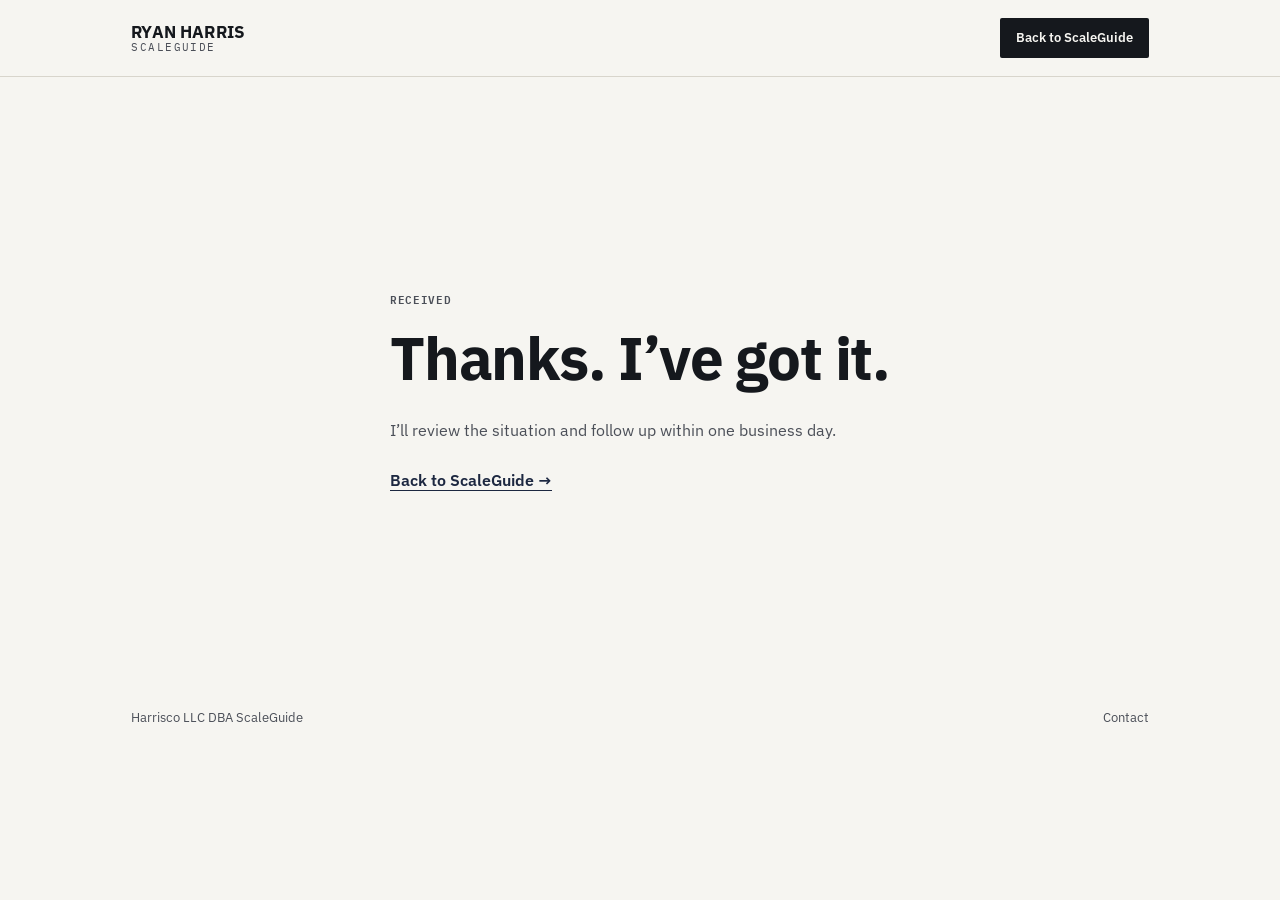
<file: thank-you.html>
<!DOCTYPE html><html lang="en"><head><meta charset="UTF-8"><meta name="viewport" content="width=device-width, initial-scale=1.0"><title>Thanks | ScaleGuide</title><meta name="robots" content="noindex, nofollow"><link rel="canonical" href="https://myscaleguide.com/thank-you.html"><link rel="preconnect" href="https://fonts.googleapis.com"><link rel="preconnect" href="https://fonts.gstatic.com" crossorigin><link href="https://fonts.googleapis.com/css2?family=IBM+Plex+Sans:wght@400;500;600;700&family=IBM+Plex+Mono:wght@400;500;600&display=swap" rel="stylesheet"><link rel="stylesheet" href="/styles.css"></head><body><header><nav class="wrap"><a class="brand" href="/"><span class="name">RYAN HARRIS</span><span class="sub mono">SCALEGUIDE</span></a><a href="/" class="nav-cta">Back to ScaleGuide</a></nav></header><main class="thank-you"><div class="wrap"><div class="body-col"><div class="tag mono">Received</div><h1>Thanks. I’ve got it.</h1><p>I’ll review the situation and follow up within one business day.</p><p style="margin-top:24px;"><a class="text-link" href="/">Back to ScaleGuide →</a></p></div></div></main><footer class="wrap"><div>Harrisco LLC DBA ScaleGuide</div><div class="links"><a href="mailto:ryan@myscaleguide.com">Contact</a></div></footer></body></html>
</file>
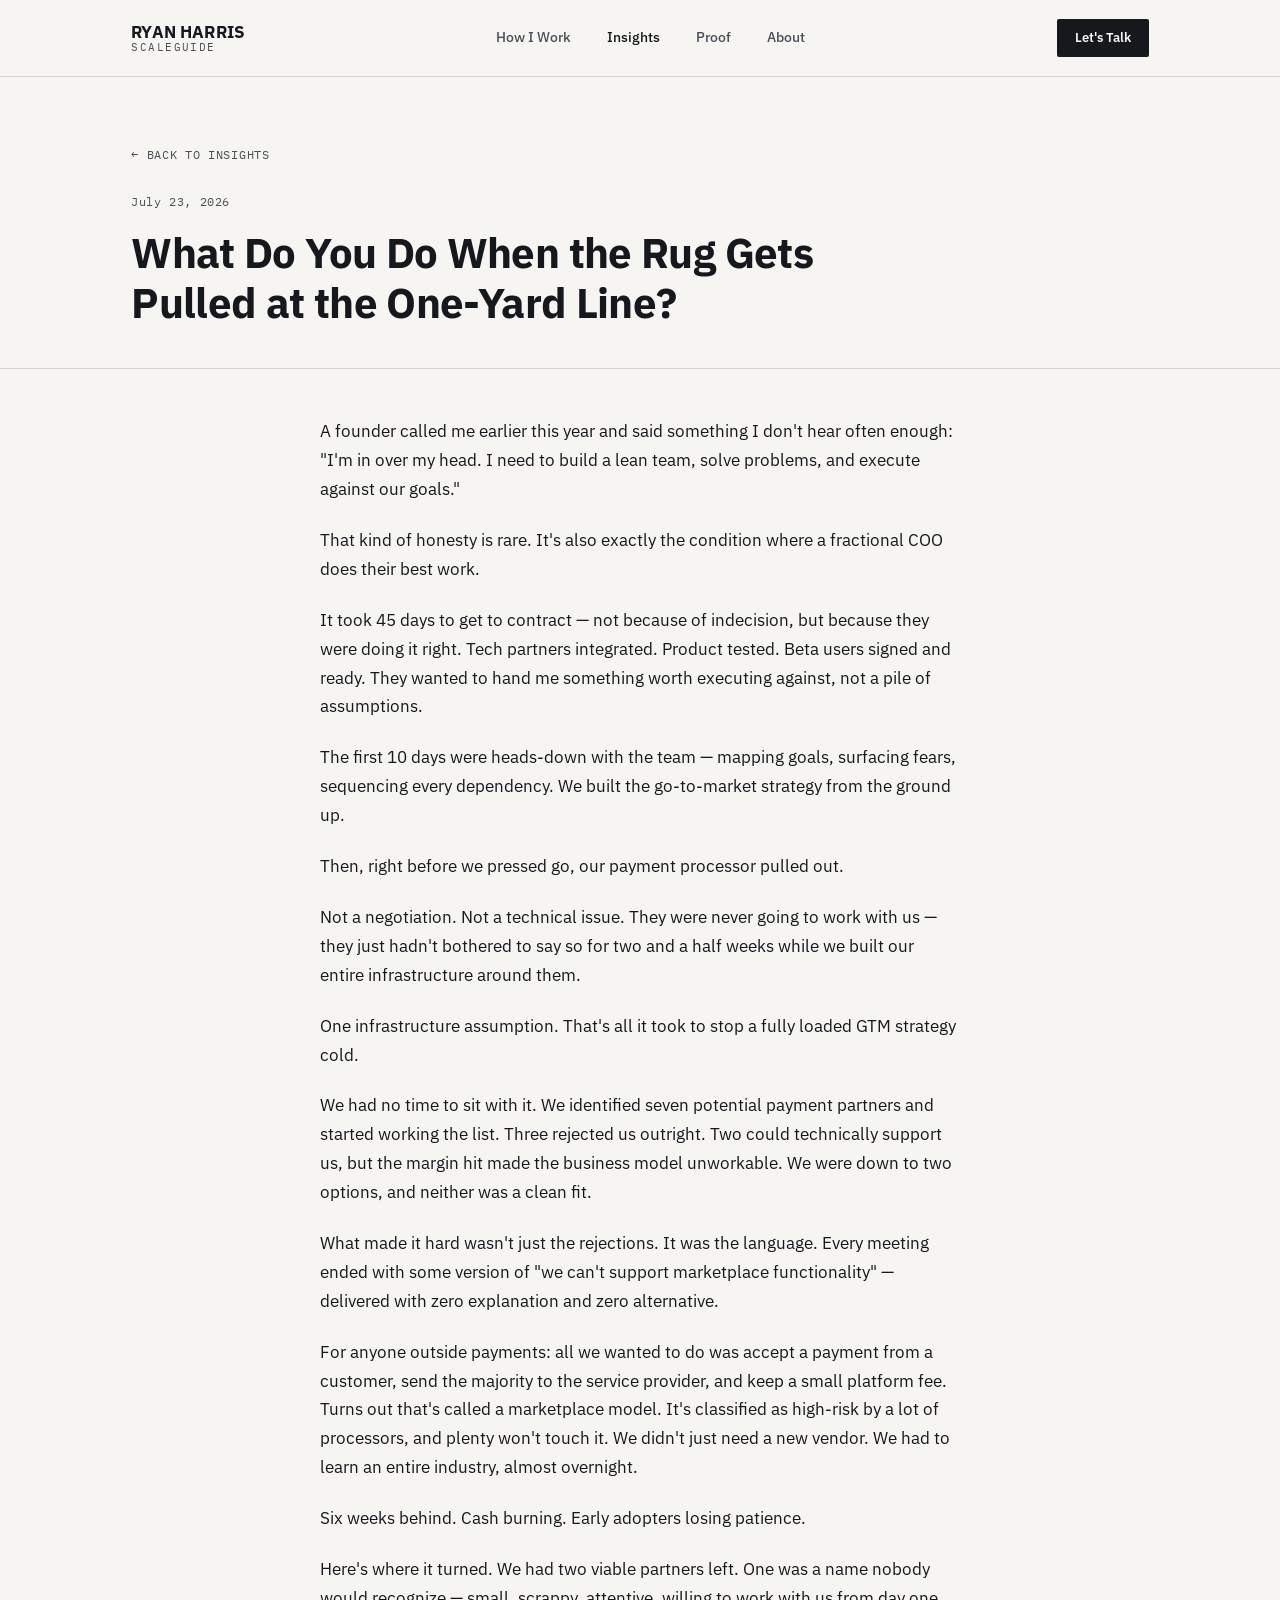
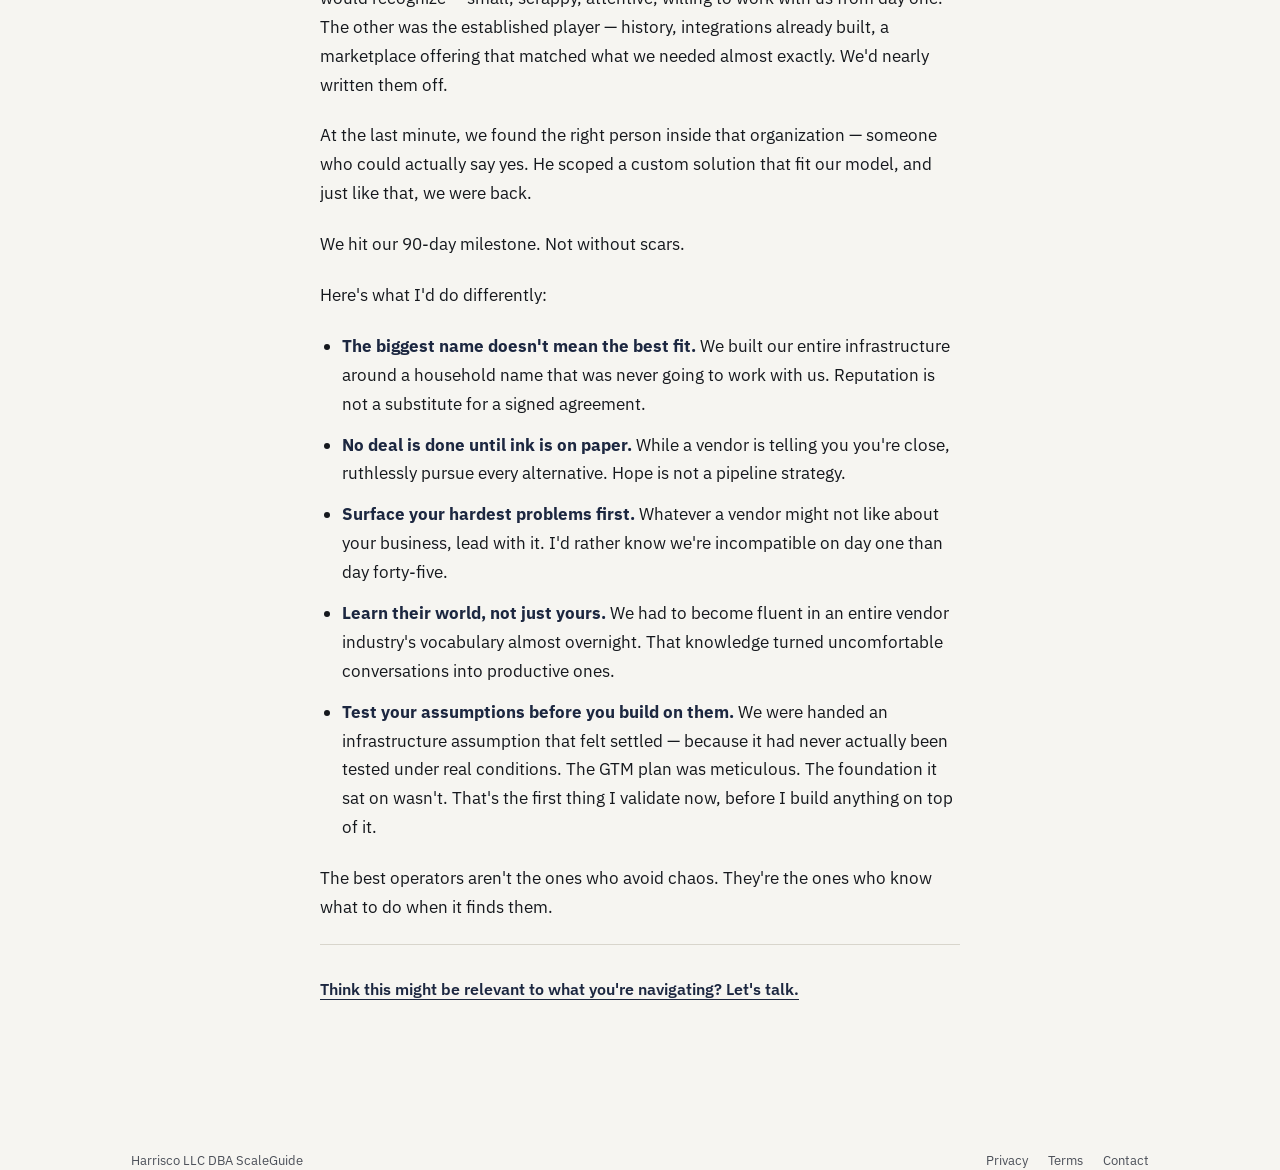
<file: ost/rug-pulled-at-the-one-yard-line.html>
<!DOCTYPE html>
<html lang="en">
<head>
<meta charset="UTF-8">
<meta name="viewport" content="width=device-width, initial-scale=1.0">
<title>What Do You Do When the Rug Gets Pulled at the One-Yard Line? — Ryan Harris</title>
<meta name="description" content="A fractional COO's account of a payment infrastructure assumption that stopped a fully-built GTM strategy cold — and what actually fixed it.">
<meta property="og:title" content="What Do You Do When the Rug Gets Pulled at the One-Yard Line? — Ryan Harris">
<meta property="og:description" content="A fractional COO's account of a payment infrastructure assumption that stopped a fully-built GTM strategy cold — and what actually fixed it.">
<meta property="og:type" content="article">

<link rel="preconnect" href="https://fonts.googleapis.com">
<link rel="preconnect" href="https://fonts.gstatic.com" crossorigin>
<link href="https://fonts.googleapis.com/css2?family=IBM+Plex+Sans:wght@400;500;600;700&family=IBM+Plex+Mono:wght@400;500;600&display=swap" rel="stylesheet">
<link rel="icon" href="data:image/svg+xml,%3Csvg xmlns='http://www.w3.org/2000/svg' viewBox='0 0 32 32'%3E%3Crect width='32' height='32' rx='4' fill='%231C2740'/%3E%3Ctext x='16' y='23' font-family='Georgia,serif' font-size='20' font-weight='700' fill='%23F6F5F1' text-anchor='middle'%3ER%3C/text%3E%3C/svg%3E">
<style>
  :root {
    --paper: #F6F5F1; --ink: #15181D; --ink-soft: #4B4F58;
    --navy: #2B3A55; --navy-deep: #1C2740; --signal: #C1892E;
    --line: #D8D5CC; --line-strong: #15181D; --white: #FFFFFF;
    --max: 1120px; --content: 640px; --gap: clamp(20px, 4vw, 64px);
  }
  * { box-sizing: border-box; margin: 0; padding: 0; }
  html { scroll-behavior: smooth; }
  body { background: var(--paper); color: var(--ink); font-family: 'IBM Plex Sans', sans-serif; font-size: 16px; line-height: 1.6; -webkit-font-smoothing: antialiased; }
  .mono { font-family: 'IBM Plex Mono', monospace; letter-spacing: 0.06em; text-transform: uppercase; }
  a { color: inherit; text-decoration: none; }
  .wrap { max-width: var(--max); margin: 0 auto; padding: 0 var(--gap); }
  header { position: sticky; top: 0; z-index: 50; background: rgba(246,245,241,0.92); backdrop-filter: blur(6px); border-bottom: 1px solid var(--line); }
  nav.wrap { display: flex; align-items: center; justify-content: space-between; height: 76px; }
  .brand { display: flex; flex-direction: column; line-height: 1.1; }
  .brand .name { font-weight: 700; font-size: 17px; letter-spacing: 0.01em; }
  .brand .sub { font-size: 10.5px; color: var(--ink-soft); letter-spacing: 0.14em; }
  .navlinks { display: flex; gap: 36px; font-size: 13.5px; font-weight: 500; }
  .navlinks a { color: var(--ink-soft); transition: color 0.15s ease; }
  .navlinks a:hover, .navlinks a.active { color: var(--ink); }
  .nav-cta { padding: 9px 18px; background: var(--ink); color: var(--paper); font-size: 13px; font-weight: 600; border-radius: 2px; }
  @media (max-width: 760px) { .navlinks { display: none; } }
  footer { padding: 32px 0; font-size: 12.5px; color: var(--ink-soft); display: flex; justify-content: space-between; flex-wrap: wrap; gap: 12px; }
  footer .links { display: flex; gap: 20px; }

  /* ---------- INSIGHTS LISTING ---------- */
  .insights-hero { padding: 72px 0 48px; border-bottom: 1px solid var(--line); }
  .insights-hero h1 { font-size: clamp(30px, 4vw, 44px); font-weight: 700; letter-spacing: -0.015em; margin-bottom: 16px; }
  .insights-hero p { font-size: 17px; color: var(--ink-soft); max-width: var(--content); }
  .post-list { padding: 56px 0 96px; }
  .post-card { padding: 32px 0; border-bottom: 1px solid var(--line); }
  .post-card:first-child { padding-top: 0; }
  .post-card .date { font-family: 'IBM Plex Mono', monospace; font-size: 11.5px; color: var(--ink-soft); letter-spacing: 0.05em; margin-bottom: 10px; display: block; }
  .post-card h2 { font-size: 24px; font-weight: 700; letter-spacing: -0.01em; margin-bottom: 10px; max-width: 720px; }
  .post-card h2 a:hover { color: var(--navy); }
  .post-card .excerpt { font-size: 15.5px; color: var(--ink-soft); max-width: 640px; margin-bottom: 12px; }
  .post-card .read-more { font-size: 13.5px; font-weight: 600; color: var(--navy-deep); border-bottom: 1px solid var(--navy-deep); }

  /* ---------- POST PAGE ---------- */
  .post-header { padding: 64px 0 40px; border-bottom: 1px solid var(--line); }
  .post-header .back-link { font-family: 'IBM Plex Mono', monospace; font-size: 11.5px; color: var(--ink-soft); margin-bottom: 28px; display: inline-block; }
  .post-header .date { font-family: 'IBM Plex Mono', monospace; font-size: 12px; color: var(--ink-soft); letter-spacing: 0.05em; margin-bottom: 16px; display: block; }
  .post-header h1 { font-size: clamp(28px, 4vw, 42px); font-weight: 700; line-height: 1.2; letter-spacing: -0.015em; max-width: 780px; }
  .post-body { padding: 48px 0 96px; max-width: var(--content); margin: 0 auto var(--gap); }
  .post-body p { font-size: 17px; line-height: 1.7; color: var(--ink); margin-bottom: 22px; }
  .post-body ul { margin: 0 0 22px 0; padding-left: 22px; }
  .post-body li { font-size: 17px; line-height: 1.7; color: var(--ink); margin-bottom: 12px; }
  .post-body strong { color: var(--navy-deep); }
  .post-cta { border-top: 1px solid var(--line); padding-top: 32px; margin-top: 16px; }
  .post-cta a { font-weight: 600; color: var(--navy-deep); border-bottom: 1px solid var(--navy-deep); }
</style>

</head>
<body>
<header>
  <nav class="wrap">
    <div class="brand">
      <a href="/"><span class="name">RYAN HARRIS</span></a>
      <span class="sub mono">SCALEGUIDE</span>
    </div>
    <div class="navlinks">
      <a href="/#work">How I Work</a>
      <a href="/insights.html" class="active">Insights</a>
      <a href="/#proof">Proof</a>
      <a href="/#about">About</a>
    </div>
    <a href="/#talk" class="nav-cta">Let's Talk</a>
  </nav>
</header>
<section class="post-header">
  <div class="wrap">
    <a href="/insights.html" class="back-link mono">&larr; Back to Insights</a>
    <span class="date">July 23, 2026</span>
    <h1>What Do You Do When the Rug Gets Pulled at the One-Yard Line?</h1>
  </div>
</section>
<section class="post-body">
  
<p>A founder called me earlier this year and said something I don't hear often enough: "I'm in over my head. I need to build a lean team, solve problems, and execute against our goals."</p>
<p>That kind of honesty is rare. It's also exactly the condition where a fractional COO does their best work.</p>
<p>It took 45 days to get to contract &mdash; not because of indecision, but because they were doing it right. Tech partners integrated. Product tested. Beta users signed and ready. They wanted to hand me something worth executing against, not a pile of assumptions.</p>
<p>The first 10 days were heads-down with the team &mdash; mapping goals, surfacing fears, sequencing every dependency. We built the go-to-market strategy from the ground up.</p>
<p>Then, right before we pressed go, our payment processor pulled out.</p>
<p>Not a negotiation. Not a technical issue. They were never going to work with us &mdash; they just hadn't bothered to say so for two and a half weeks while we built our entire infrastructure around them.</p>
<p>One infrastructure assumption. That's all it took to stop a fully loaded GTM strategy cold.</p>
<p>We had no time to sit with it. We identified seven potential payment partners and started working the list. Three rejected us outright. Two could technically support us, but the margin hit made the business model unworkable. We were down to two options, and neither was a clean fit.</p>
<p>What made it hard wasn't just the rejections. It was the language. Every meeting ended with some version of "we can't support marketplace functionality" &mdash; delivered with zero explanation and zero alternative.</p>
<p>For anyone outside payments: all we wanted to do was accept a payment from a customer, send the majority to the service provider, and keep a small platform fee. Turns out that's called a marketplace model. It's classified as high-risk by a lot of processors, and plenty won't touch it. We didn't just need a new vendor. We had to learn an entire industry, almost overnight.</p>
<p>Six weeks behind. Cash burning. Early adopters losing patience.</p>
<p>Here's where it turned. We had two viable partners left. One was a name nobody would recognize &mdash; small, scrappy, attentive, willing to work with us from day one. The other was the established player &mdash; history, integrations already built, a marketplace offering that matched what we needed almost exactly. We'd nearly written them off.</p>
<p>At the last minute, we found the right person inside that organization &mdash; someone who could actually say yes. He scoped a custom solution that fit our model, and just like that, we were back.</p>
<p>We hit our 90-day milestone. Not without scars.</p>
<p>Here's what I'd do differently:</p>
<ul>
  <li><strong>The biggest name doesn't mean the best fit.</strong> We built our entire infrastructure around a household name that was never going to work with us. Reputation is not a substitute for a signed agreement.</li>
  <li><strong>No deal is done until ink is on paper.</strong> While a vendor is telling you you're close, ruthlessly pursue every alternative. Hope is not a pipeline strategy.</li>
  <li><strong>Surface your hardest problems first.</strong> Whatever a vendor might not like about your business, lead with it. I'd rather know we're incompatible on day one than day forty-five.</li>
  <li><strong>Learn their world, not just yours.</strong> We had to become fluent in an entire vendor industry's vocabulary almost overnight. That knowledge turned uncomfortable conversations into productive ones.</li>
  <li><strong>Test your assumptions before you build on them.</strong> We were handed an infrastructure assumption that felt settled &mdash; because it had never actually been tested under real conditions. The GTM plan was meticulous. The foundation it sat on wasn't. That's the first thing I validate now, before I build anything on top of it.</li>
</ul>
<p>The best operators aren't the ones who avoid chaos. They're the ones who know what to do when it finds them.</p>

  <div class="post-cta">
    <a href="/#talk">Think this might be relevant to what you're navigating? Let's talk.</a>
  </div>
</section>
<footer class="wrap">
  <div>Harrisco LLC DBA ScaleGuide</div>
  <div class="links">
    <a href="/#">Privacy</a>
    <a href="/#">Terms</a>
    <a href="mailto:ryan@myscaleguide.com">Contact</a>
  </div>
</footer>
</body>
</html>
</file>
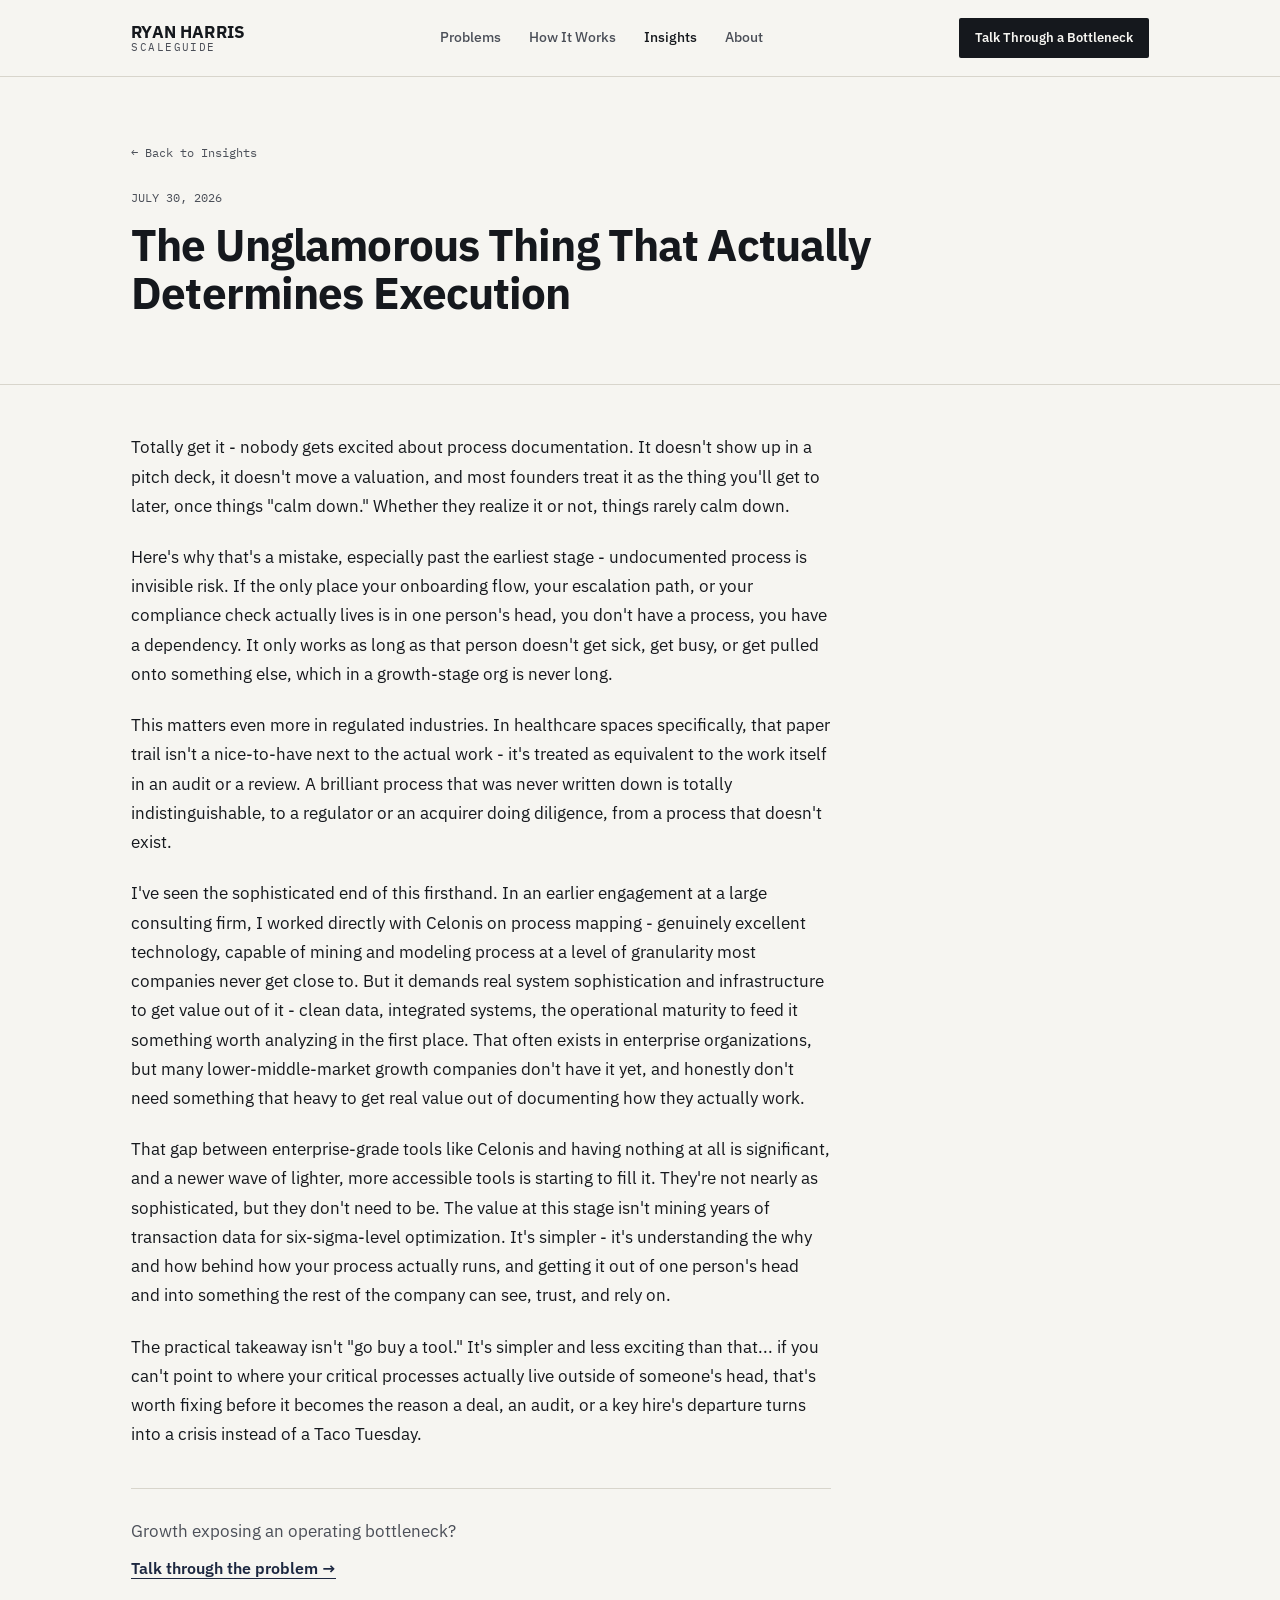
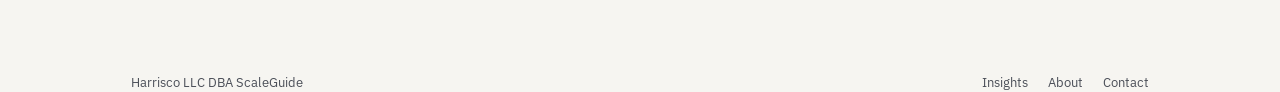
<file: posts/process-documentation-determines-execution.html>
<!DOCTYPE html>
<html lang="en"><head><meta charset="UTF-8"><meta name="viewport" content="width=device-width, initial-scale=1.0"><title>The Unglamorous Thing That Actually Determines Execution | ScaleGuide</title><meta name="description" content="Why process documentation determines whether a growth-stage company can scale without falling apart, and where enterprise process-mining tools fit versus lighter alternatives."><link rel="canonical" href="https://myscaleguide.com/posts/process-documentation-determines-execution.html"><meta property="og:title" content="The Unglamorous Thing That Actually Determines Execution"><meta property="og:description" content="Why process documentation determines whether a growth-stage company can scale without falling apart."><meta property="og:type" content="article"><meta property="og:url" content="https://myscaleguide.com/posts/process-documentation-determines-execution.html"><meta name="twitter:card" content="summary"><link rel="preconnect" href="https://fonts.googleapis.com"><link rel="preconnect" href="https://fonts.gstatic.com" crossorigin><link href="https://fonts.googleapis.com/css2?family=IBM+Plex+Sans:wght@400;500;600;700&family=IBM+Plex+Mono:wght@400;500;600&display=swap" rel="stylesheet"><link rel="stylesheet" href="/styles.css"></head>
<body><header><nav class="wrap" aria-label="Primary navigation"><a class="brand" href="/"><span class="name">RYAN HARRIS</span><span class="sub mono">SCALEGUIDE</span></a><div class="navlinks"><a href="/#problems">Problems</a><a href="/#how">How It Works</a><a href="/insights.html" class="active">Insights</a><a href="/about.html">About</a></div><a href="/#talk" class="nav-cta">Talk Through a Bottleneck</a></nav></header><main><section class="post-header"><div class="wrap"><a href="/insights.html" class="back-link">← Back to Insights</a><span class="date">JULY 30, 2026</span><h1>The Unglamorous Thing That Actually Determines Execution</h1></div></section><section class="post-body"><div class="wrap"><article class="post-body-inner"><p>Totally get it - nobody gets excited about process documentation. It doesn't show up in a pitch deck, it doesn't move a valuation, and most founders treat it as the thing you'll get to later, once things "calm down." Whether they realize it or not, things rarely calm down.</p><p>Here's why that's a mistake, especially past the earliest stage - undocumented process is invisible risk. If the only place your onboarding flow, your escalation path, or your compliance check actually lives is in one person's head, you don't have a process, you have a dependency. It only works as long as that person doesn't get sick, get busy, or get pulled onto something else, which in a growth-stage org is never long.</p><p>This matters even more in regulated industries. In healthcare spaces specifically, that paper trail isn't a nice-to-have next to the actual work - it's treated as equivalent to the work itself in an audit or a review. A brilliant process that was never written down is totally indistinguishable, to a regulator or an acquirer doing diligence, from a process that doesn't exist.</p><p>I've seen the sophisticated end of this firsthand. In an earlier engagement at a large consulting firm, I worked directly with Celonis on process mapping - genuinely excellent technology, capable of mining and modeling process at a level of granularity most companies never get close to. But it demands real system sophistication and infrastructure to get value out of it - clean data, integrated systems, the operational maturity to feed it something worth analyzing in the first place. That often exists in enterprise organizations, but many lower-middle-market growth companies don't have it yet, and honestly don't need something that heavy to get real value out of documenting how they actually work.</p><p>That gap between enterprise-grade tools like Celonis and having nothing at all is significant, and a newer wave of lighter, more accessible tools is starting to fill it. They're not nearly as sophisticated, but they don't need to be. The value at this stage isn't mining years of transaction data for six-sigma-level optimization. It's simpler - it's understanding the why and how behind how your process actually runs, and getting it out of one person's head and into something the rest of the company can see, trust, and rely on.</p><p>The practical takeaway isn't "go buy a tool." It's simpler and less exciting than that... if you can't point to where your critical processes actually live outside of someone's head, that's worth fixing before it becomes the reason a deal, an audit, or a key hire's departure turns into a crisis instead of a Taco Tuesday.</p><div class="post-cta"><p>Growth exposing an operating bottleneck?</p><a class="text-link" href="/#talk">Talk through the problem →</a></div></article></div></section></main><footer class="wrap"><div>Harrisco LLC DBA ScaleGuide</div><div class="links"><a href="/insights.html">Insights</a><a href="/about.html">About</a><a href="mailto:ryan@myscaleguide.com">Contact</a></div></footer></body></html>
</file>
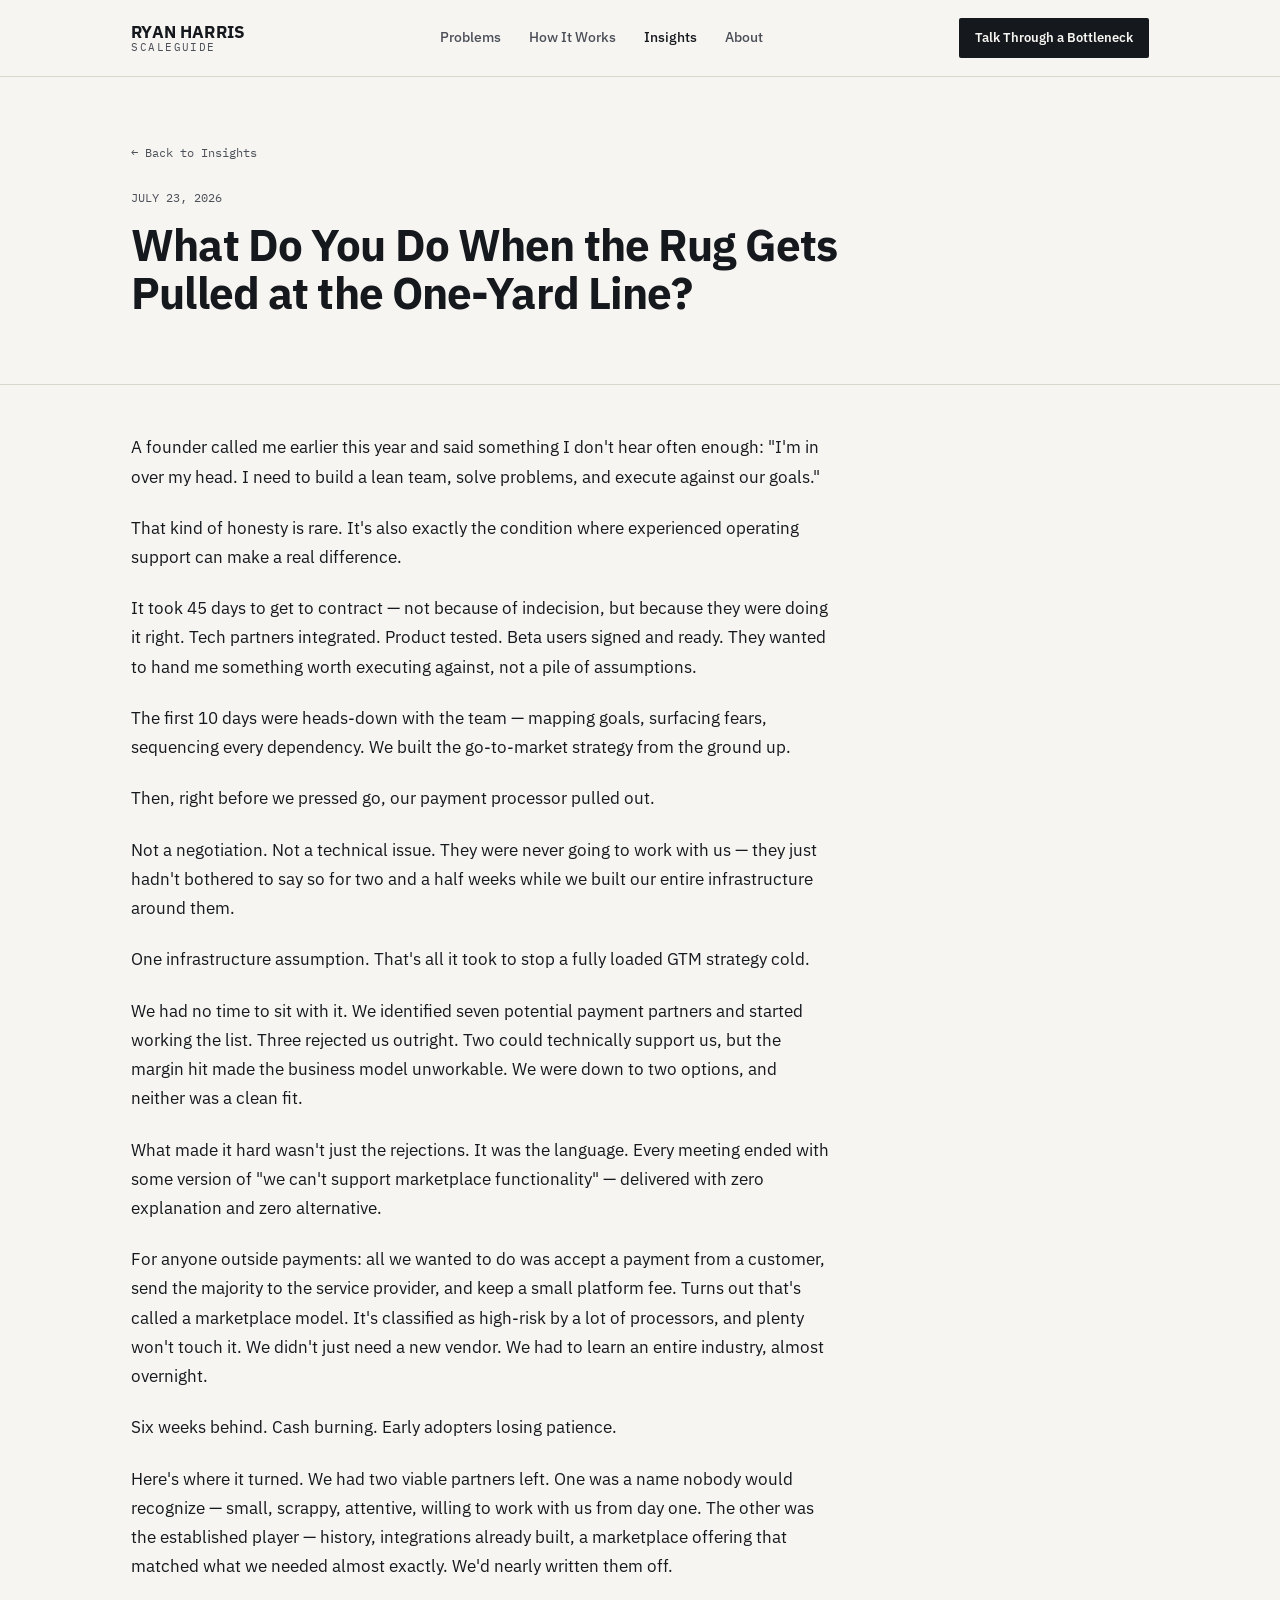
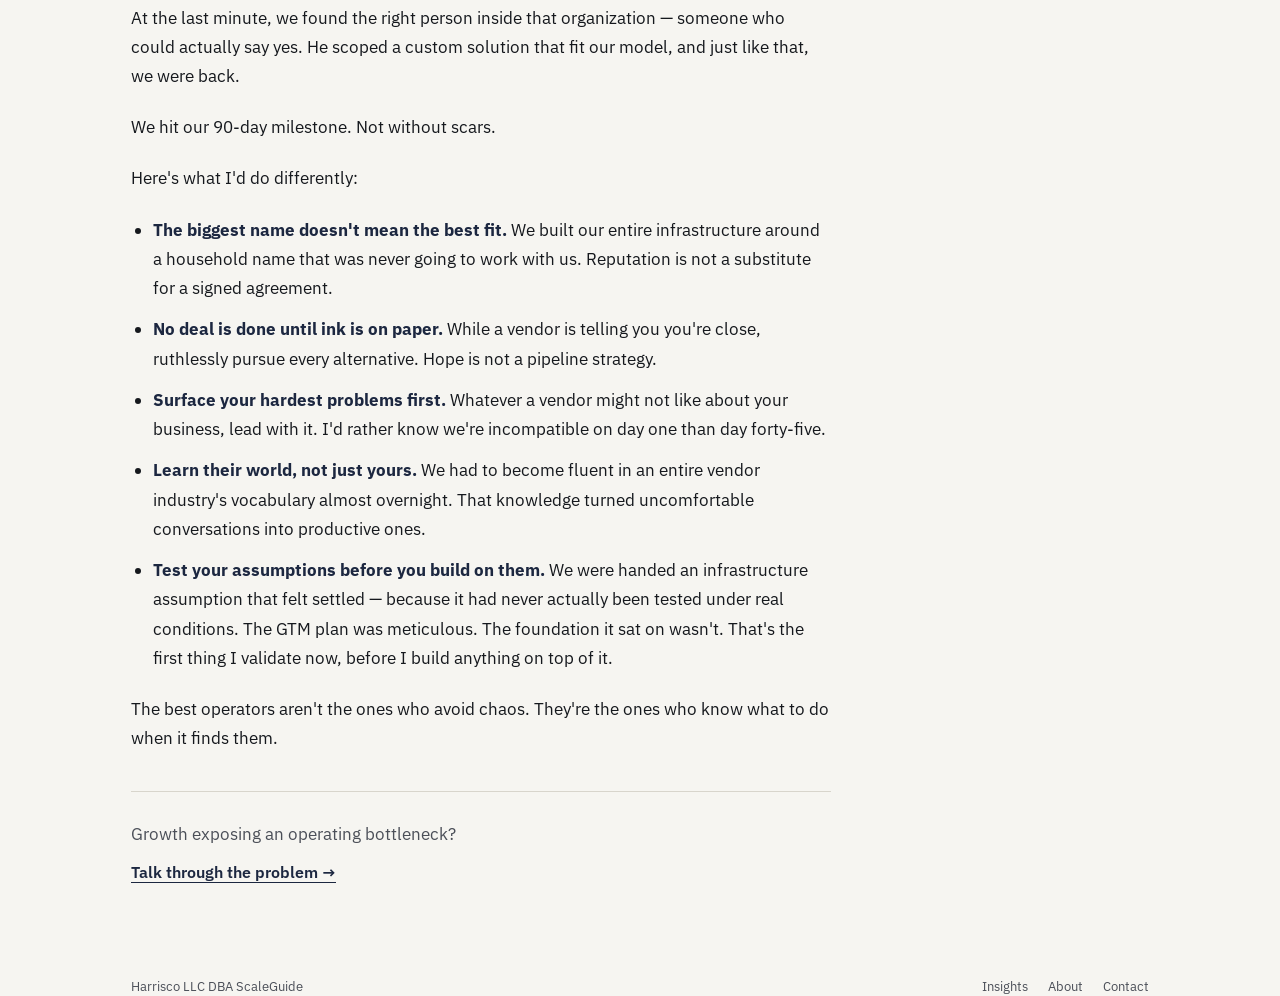
<file: posts/rug-pulled-at-the-one-yard-line.html>
<!DOCTYPE html>
<html lang="en"><head><meta charset="UTF-8"><meta name="viewport" content="width=device-width, initial-scale=1.0"><title>What Do You Do When the Rug Gets Pulled at the One-Yard Line? | ScaleGuide</title><meta name="description" content="A hands-on operating account of a payment infrastructure assumption that stopped a fully built go-to-market strategy cold — and what actually fixed it."><link rel="canonical" href="https://myscaleguide.com/posts/rug-pulled-at-the-one-yard-line.html"><meta property="og:title" content="What Do You Do When the Rug Gets Pulled at the One-Yard Line?"><meta property="og:description" content="A payment infrastructure assumption stopped a fully built GTM strategy cold. Here is what fixed it and what I would do differently."><meta property="og:type" content="article"><meta property="og:url" content="https://myscaleguide.com/posts/rug-pulled-at-the-one-yard-line.html"><meta name="twitter:card" content="summary"><link rel="preconnect" href="https://fonts.googleapis.com"><link rel="preconnect" href="https://fonts.gstatic.com" crossorigin><link href="https://fonts.googleapis.com/css2?family=IBM+Plex+Sans:wght@400;500;600;700&family=IBM+Plex+Mono:wght@400;500;600&display=swap" rel="stylesheet"><link rel="stylesheet" href="/styles.css"></head>
<body><header><nav class="wrap" aria-label="Primary navigation"><a class="brand" href="/"><span class="name">RYAN HARRIS</span><span class="sub mono">SCALEGUIDE</span></a><div class="navlinks"><a href="/#problems">Problems</a><a href="/#how">How It Works</a><a href="/insights.html" class="active">Insights</a><a href="/about.html">About</a></div><a href="/#talk" class="nav-cta">Talk Through a Bottleneck</a></nav></header><main><section class="post-header"><div class="wrap"><a href="/insights.html" class="back-link">← Back to Insights</a><span class="date">JULY 23, 2026</span><h1>What Do You Do When the Rug Gets Pulled at the One-Yard Line?</h1></div></section><section class="post-body"><div class="wrap"><article class="post-body-inner"><p>A founder called me earlier this year and said something I don't hear often enough: "I'm in over my head. I need to build a lean team, solve problems, and execute against our goals."</p><p>That kind of honesty is rare. It's also exactly the condition where experienced operating support can make a real difference.</p><p>It took 45 days to get to contract — not because of indecision, but because they were doing it right. Tech partners integrated. Product tested. Beta users signed and ready. They wanted to hand me something worth executing against, not a pile of assumptions.</p><p>The first 10 days were heads-down with the team — mapping goals, surfacing fears, sequencing every dependency. We built the go-to-market strategy from the ground up.</p><p>Then, right before we pressed go, our payment processor pulled out.</p><p>Not a negotiation. Not a technical issue. They were never going to work with us — they just hadn't bothered to say so for two and a half weeks while we built our entire infrastructure around them.</p><p>One infrastructure assumption. That's all it took to stop a fully loaded GTM strategy cold.</p><p>We had no time to sit with it. We identified seven potential payment partners and started working the list. Three rejected us outright. Two could technically support us, but the margin hit made the business model unworkable. We were down to two options, and neither was a clean fit.</p><p>What made it hard wasn't just the rejections. It was the language. Every meeting ended with some version of "we can't support marketplace functionality" — delivered with zero explanation and zero alternative.</p><p>For anyone outside payments: all we wanted to do was accept a payment from a customer, send the majority to the service provider, and keep a small platform fee. Turns out that's called a marketplace model. It's classified as high-risk by a lot of processors, and plenty won't touch it. We didn't just need a new vendor. We had to learn an entire industry, almost overnight.</p><p>Six weeks behind. Cash burning. Early adopters losing patience.</p><p>Here's where it turned. We had two viable partners left. One was a name nobody would recognize — small, scrappy, attentive, willing to work with us from day one. The other was the established player — history, integrations already built, a marketplace offering that matched what we needed almost exactly. We'd nearly written them off.</p><p>At the last minute, we found the right person inside that organization — someone who could actually say yes. He scoped a custom solution that fit our model, and just like that, we were back.</p><p>We hit our 90-day milestone. Not without scars.</p><p>Here's what I'd do differently:</p><ul><li><strong>The biggest name doesn't mean the best fit.</strong> We built our entire infrastructure around a household name that was never going to work with us. Reputation is not a substitute for a signed agreement.</li><li><strong>No deal is done until ink is on paper.</strong> While a vendor is telling you you're close, ruthlessly pursue every alternative. Hope is not a pipeline strategy.</li><li><strong>Surface your hardest problems first.</strong> Whatever a vendor might not like about your business, lead with it. I'd rather know we're incompatible on day one than day forty-five.</li><li><strong>Learn their world, not just yours.</strong> We had to become fluent in an entire vendor industry's vocabulary almost overnight. That knowledge turned uncomfortable conversations into productive ones.</li><li><strong>Test your assumptions before you build on them.</strong> We were handed an infrastructure assumption that felt settled — because it had never actually been tested under real conditions. The GTM plan was meticulous. The foundation it sat on wasn't. That's the first thing I validate now, before I build anything on top of it.</li></ul><p>The best operators aren't the ones who avoid chaos. They're the ones who know what to do when it finds them.</p><div class="post-cta"><p>Growth exposing an operating bottleneck?</p><a class="text-link" href="/#talk">Talk through the problem →</a></div></article></div></section></main><footer class="wrap"><div>Harrisco LLC DBA ScaleGuide</div><div class="links"><a href="/insights.html">Insights</a><a href="/about.html">About</a><a href="mailto:ryan@myscaleguide.com">Contact</a></div></footer></body></html>
</file>
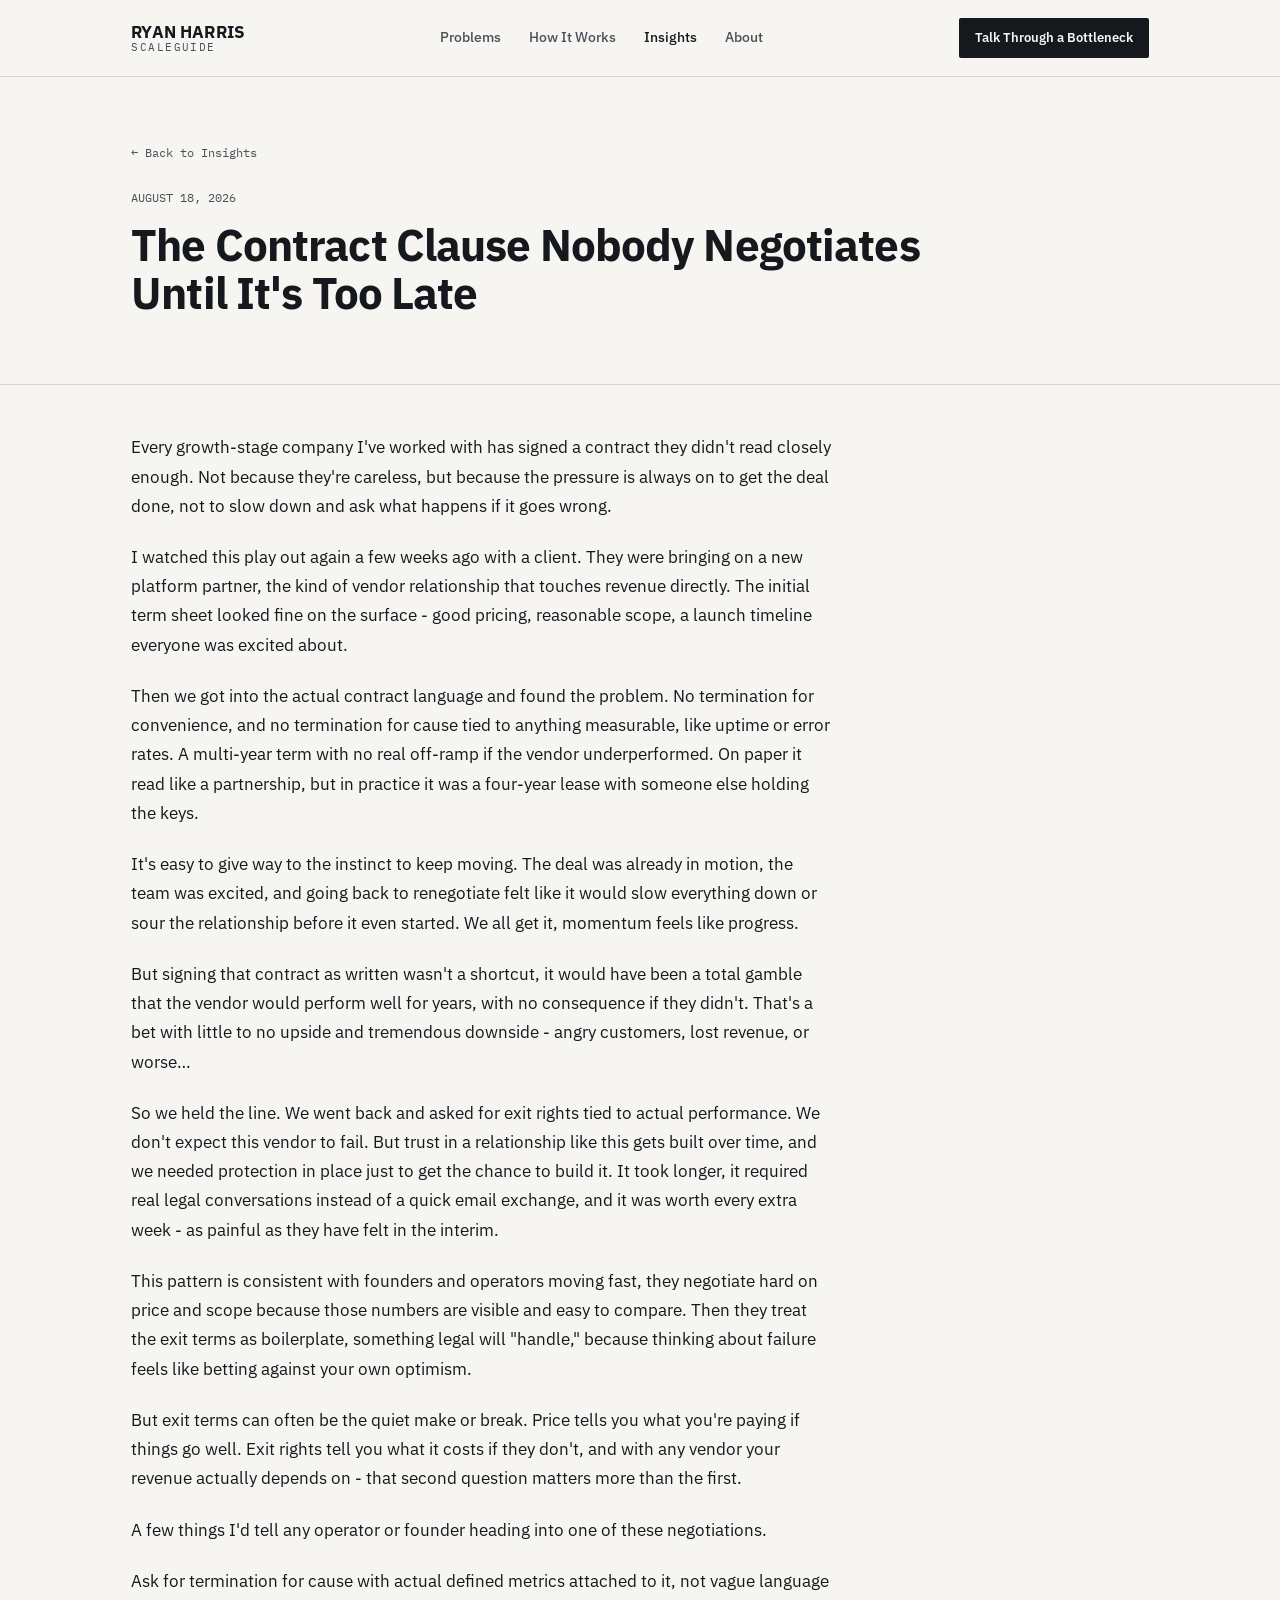
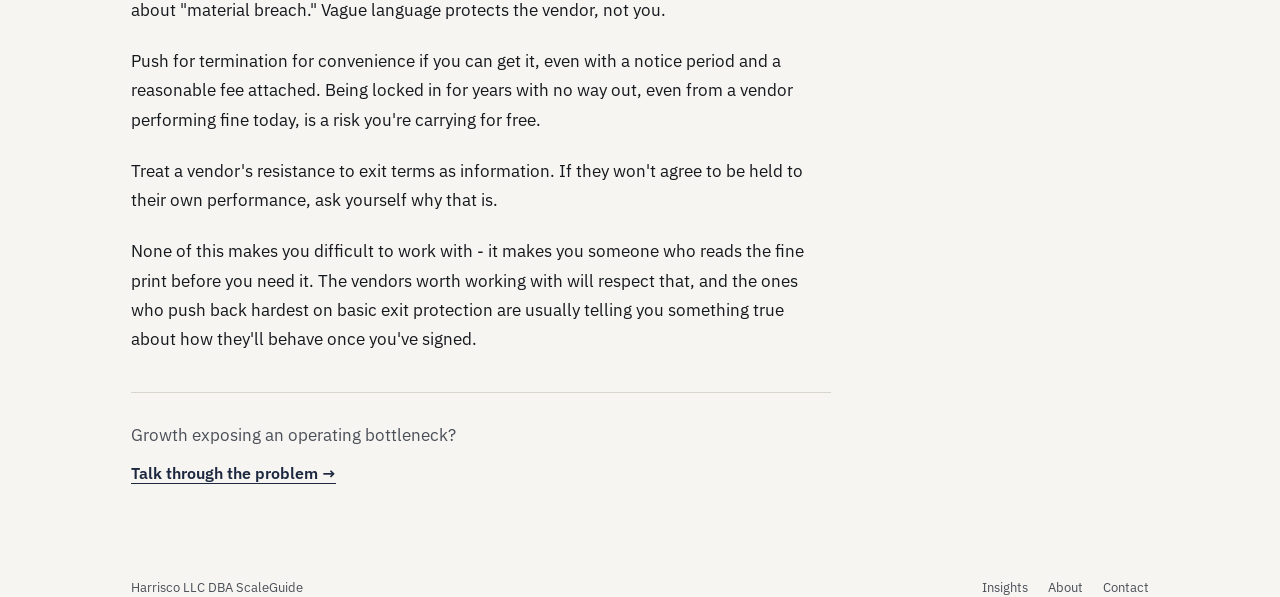
<file: posts/the-exit-clause-nobody-negotiates.html>
<!DOCTYPE html>
<html lang="en"><head><meta charset="UTF-8"><meta name="viewport" content="width=device-width, initial-scale=1.0"><title>The Contract Clause Nobody Negotiates Until It's Too Late | ScaleGuide</title><meta name="description" content="An operator's account of holding the line on vendor exit rights — and why price is the easy negotiation while exit terms are the one that actually protects you."><link rel="canonical" href="https://myscaleguide.com/posts/the-exit-clause-nobody-negotiates.html"><meta property="og:title" content="The Contract Clause Nobody Negotiates Until It's Too Late"><meta property="og:description" content="Price tells you what you pay if things go well. Exit rights tell you what it costs if they do not."><meta property="og:type" content="article"><meta property="og:url" content="https://myscaleguide.com/posts/the-exit-clause-nobody-negotiates.html"><meta name="twitter:card" content="summary"><link rel="preconnect" href="https://fonts.googleapis.com"><link rel="preconnect" href="https://fonts.gstatic.com" crossorigin><link href="https://fonts.googleapis.com/css2?family=IBM+Plex+Sans:wght@400;500;600;700&family=IBM+Plex+Mono:wght@400;500;600&display=swap" rel="stylesheet"><link rel="stylesheet" href="/styles.css"></head>
<body><header><nav class="wrap" aria-label="Primary navigation"><a class="brand" href="/"><span class="name">RYAN HARRIS</span><span class="sub mono">SCALEGUIDE</span></a><div class="navlinks"><a href="/#problems">Problems</a><a href="/#how">How It Works</a><a href="/insights.html" class="active">Insights</a><a href="/about.html">About</a></div><a href="/#talk" class="nav-cta">Talk Through a Bottleneck</a></nav></header><main><section class="post-header"><div class="wrap"><a href="/insights.html" class="back-link">← Back to Insights</a><span class="date">AUGUST 18, 2026</span><h1>The Contract Clause Nobody Negotiates Until It's Too Late</h1></div></section><section class="post-body"><div class="wrap"><article class="post-body-inner"><p>Every growth-stage company I've worked with has signed a contract they didn't read closely enough. Not because they're careless, but because the pressure is always on to get the deal done, not to slow down and ask what happens if it goes wrong.</p><p>I watched this play out again a few weeks ago with a client. They were bringing on a new platform partner, the kind of vendor relationship that touches revenue directly. The initial term sheet looked fine on the surface - good pricing, reasonable scope, a launch timeline everyone was excited about.</p><p>Then we got into the actual contract language and found the problem. No termination for convenience, and no termination for cause tied to anything measurable, like uptime or error rates. A multi-year term with no real off-ramp if the vendor underperformed. On paper it read like a partnership, but in practice it was a four-year lease with someone else holding the keys.</p><p>It's easy to give way to the instinct to keep moving. The deal was already in motion, the team was excited, and going back to renegotiate felt like it would slow everything down or sour the relationship before it even started. We all get it, momentum feels like progress.</p><p>But signing that contract as written wasn't a shortcut, it would have been a total gamble that the vendor would perform well for years, with no consequence if they didn't. That's a bet with little to no upside and tremendous downside - angry customers, lost revenue, or worse…</p><p>So we held the line. We went back and asked for exit rights tied to actual performance. We don't expect this vendor to fail. But trust in a relationship like this gets built over time, and we needed protection in place just to get the chance to build it. It took longer, it required real legal conversations instead of a quick email exchange, and it was worth every extra week - as painful as they have felt in the interim.</p><p>This pattern is consistent with founders and operators moving fast, they negotiate hard on price and scope because those numbers are visible and easy to compare. Then they treat the exit terms as boilerplate, something legal will "handle," because thinking about failure feels like betting against your own optimism.</p><p>But exit terms can often be the quiet make or break. Price tells you what you're paying if things go well. Exit rights tell you what it costs if they don't, and with any vendor your revenue actually depends on - that second question matters more than the first.</p><p>A few things I'd tell any operator or founder heading into one of these negotiations.</p><p>Ask for termination for cause with actual defined metrics attached to it, not vague language about "material breach." Vague language protects the vendor, not you.</p><p>Push for termination for convenience if you can get it, even with a notice period and a reasonable fee attached. Being locked in for years with no way out, even from a vendor performing fine today, is a risk you're carrying for free.</p><p>Treat a vendor's resistance to exit terms as information. If they won't agree to be held to their own performance, ask yourself why that is.</p><p>None of this makes you difficult to work with - it makes you someone who reads the fine print before you need it. The vendors worth working with will respect that, and the ones who push back hardest on basic exit protection are usually telling you something true about how they'll behave once you've signed.</p><div class="post-cta"><p>Growth exposing an operating bottleneck?</p><a class="text-link" href="/#talk">Talk through the problem →</a></div></article></div></section></main><footer class="wrap"><div>Harrisco LLC DBA ScaleGuide</div><div class="links"><a href="/insights.html">Insights</a><a href="/about.html">About</a><a href="mailto:ryan@myscaleguide.com">Contact</a></div></footer></body></html>
</file>
<file: styles.css>
:root {
  --paper: #F6F5F1;
  --ink: #15181D;
  --ink-soft: #4B4F58;
  --navy: #2B3A55;
  --navy-deep: #1C2740;
  --signal: #C1892E;
  --line: #D8D5CC;
  --line-strong: #15181D;
  --white: #FFFFFF;
  --max: 1120px;
  --content: 700px;
  --gap: clamp(20px, 4vw, 64px);
}
* { box-sizing: border-box; margin: 0; padding: 0; }
html { scroll-behavior: smooth; }
body { background: var(--paper); color: var(--ink); font-family: 'IBM Plex Sans', sans-serif; font-size: 16px; line-height: 1.62; -webkit-font-smoothing: antialiased; }
a { color: inherit; text-decoration: none; }
img { max-width: 100%; display: block; }
button, input, select, textarea { font: inherit; }
.mono { font-family: 'IBM Plex Mono', monospace; letter-spacing: 0.06em; text-transform: uppercase; }
.wrap { max-width: var(--max); margin: 0 auto; padding: 0 var(--gap); }
.body-col { max-width: var(--content); }
.body-col p { color: var(--ink-soft); margin-bottom: 16px; }
.body-col p:last-child { margin-bottom: 0; }
.body-col strong { color: var(--ink); }
header { position: sticky; top: 0; z-index: 50; background: rgba(246,245,241,0.94); backdrop-filter: blur(7px); border-bottom: 1px solid var(--line); }
nav.wrap { display: flex; align-items: center; justify-content: space-between; min-height: 76px; gap: 24px; }
.brand { display: flex; flex-direction: column; line-height: 1.08; }
.brand .name { font-weight: 700; font-size: 17px; letter-spacing: 0.01em; }
.brand .sub { font-size: 10.5px; color: var(--ink-soft); letter-spacing: 0.14em; }
.navlinks { display: flex; align-items: center; gap: 28px; font-size: 13.5px; font-weight: 500; }
.navlinks a { color: var(--ink-soft); }
.navlinks a:hover, .navlinks a.active { color: var(--ink); }
.nav-cta { padding: 9px 16px; background: var(--ink); color: var(--paper); font-size: 13px; font-weight: 600; border-radius: 2px; white-space: nowrap; }
.hero { padding: clamp(72px, 9vw, 108px) 0 clamp(68px, 8vw, 96px); border-bottom: 1px solid var(--line); }
.eyebrow { font-size: 11.5px; font-weight: 600; color: var(--navy); margin-bottom: 24px; display: inline-flex; align-items: center; gap: 10px; }
.eyebrow::before { content: ''; width: 22px; height: 1px; background: var(--signal); }
h1 { font-size: clamp(38px, 5.4vw, 60px); font-weight: 700; line-height: 1.08; letter-spacing: -0.02em; max-width: 920px; margin-bottom: 28px; }
.hero .lede { font-size: 19px; color: var(--ink-soft); max-width: 760px; margin-bottom: 15px; }
.accountability { font-size: 15px; font-weight: 600; color: var(--navy-deep); margin-bottom: 34px; }
.cta-row { display: flex; flex-wrap: wrap; gap: 14px; }
.btn-primary, .btn-secondary { display: inline-block; padding: 13px 22px; font-size: 14px; font-weight: 600; border-radius: 2px; }
.btn-primary { background: var(--ink); color: var(--paper); border: 1px solid var(--ink); }
.btn-primary:hover { background: var(--navy-deep); }
.btn-secondary { border: 1px solid var(--line-strong); }
.btn-secondary:hover { background: var(--white); }
section.block { padding: clamp(64px, 7vw, 88px) 0; border-bottom: 1px solid var(--line); }
section[id] { scroll-margin-top: 92px; }
.tag { font-size: 11px; font-weight: 600; color: var(--ink-soft); margin-bottom: 18px; }
h2 { font-size: clamp(26px, 3.4vw, 38px); font-weight: 700; line-height: 1.17; letter-spacing: -0.015em; max-width: 800px; margin-bottom: 24px; }
h3 { font-size: 20px; line-height: 1.3; margin-bottom: 10px; }
.fit-line { max-width: 780px; margin-top: 28px; padding-top: 22px; border-top: 1px solid var(--line); font-weight: 600; color: var(--navy-deep); }
.problem-list { max-width: 900px; margin-top: 34px; border-top: 1px solid var(--line-strong); }
.problem-row { display: grid; grid-template-columns: minmax(190px,0.8fr) minmax(0,1.8fr); gap: 40px; padding: 27px 0; border-bottom: 1px solid var(--line); }
.problem-title { font-weight: 700; font-size: 17px; }
.problem-copy { color: var(--ink-soft); }
.measure { margin-top: 11px; font-size: 12px; color: var(--navy); }
.measure span { font-weight: 600; }
.steps { max-width: 900px; margin-top: 34px; border-top: 1px solid var(--line-strong); }
.step { display: grid; grid-template-columns: 72px minmax(0,1fr); gap: 24px; padding: 30px 0; border-bottom: 1px solid var(--line); }
.step-number { font-family: 'IBM Plex Mono', monospace; color: var(--signal); font-size: 13px; font-weight: 600; }
.step-copy p { color: var(--ink-soft); max-width: 720px; }
.step-meta { margin-top: 12px; font-size: 13px; font-weight: 600; color: var(--navy-deep); }
.value-callout { max-width: 820px; margin-top: 34px; padding: 24px 0 0 24px; border-left: 2px solid var(--signal); color: var(--ink-soft); }
.value-callout strong { color: var(--ink); }
.proof-grid { display: grid; grid-template-columns: minmax(0,1.35fr) minmax(260px,0.65fr); gap: 64px; align-items: start; }
.testimonial { border-left: 2px solid var(--navy); padding-left: 28px; }
.testimonial blockquote { font-size: 20px; line-height: 1.55; margin-bottom: 20px; }
.testimonial cite { font-style: normal; font-family: 'IBM Plex Mono', monospace; font-size: 12px; color: var(--ink-soft); }
.testimonial cite strong { display: block; font-family: 'IBM Plex Sans', sans-serif; font-size: 14px; color: var(--ink); margin-bottom: 2px; }
.credibility p { color: var(--ink-soft); margin-bottom: 18px; }
.text-link { color: var(--navy-deep); font-weight: 600; border-bottom: 1px solid var(--navy-deep); }
.insights-preview { max-width: 900px; }
.insight-link { display: grid; grid-template-columns: 150px 1fr; gap: 24px; padding: 20px 0; border-bottom: 1px solid var(--line); }
.insight-link:first-of-type { border-top: 1px solid var(--line-strong); }
.insight-date { font-family: 'IBM Plex Mono', monospace; font-size: 11.5px; color: var(--ink-soft); }
.insight-title { font-weight: 600; }
.insight-title:hover { color: var(--navy); }
.final-cta { padding: clamp(72px, 8vw, 96px) 0; background: var(--navy-deep); color: var(--paper); }
.final-cta h2 { color: var(--paper); }
.final-cta .body-col p { color: rgba(246,245,241,0.78); }
.final-cta .btn-primary { background: var(--signal); color: var(--navy-deep); border-color: var(--signal); }
.intake-form { max-width: 760px; margin-top: 34px; }
.form-row { display: grid; grid-template-columns: 1fr 1fr; gap: 16px; margin-bottom: 16px; }
.form-field { display: flex; flex-direction: column; }
.form-field.full { grid-column: 1 / -1; }
.form-field label { font-family: 'IBM Plex Mono', monospace; font-size: 10.5px; letter-spacing: 0.06em; text-transform: uppercase; color: rgba(246,245,241,0.62); margin-bottom: 6px; }
.form-field input, .form-field select, .form-field textarea { font-size: 15px; padding: 11px 12px; background: rgba(246,245,241,0.06); border: 1px solid rgba(246,245,241,0.28); color: var(--paper); border-radius: 2px; }
.form-field input::placeholder, .form-field textarea::placeholder { color: rgba(246,245,241,0.36); }
.form-field select option { color: var(--ink); }
.form-field textarea { min-height: 110px; resize: vertical; }
.form-field input:focus, .form-field select:focus, .form-field textarea:focus { outline: none; border-color: var(--signal); }
.honeypot-field { position: absolute; left: -9999px; }
.form-submit-row { display: flex; align-items: center; gap: 22px; margin-top: 8px; flex-wrap: wrap; }
.form-submit-row button { cursor: pointer; }
.email-alt { font-size: 13.5px; color: rgba(246,245,241,0.6); }
.email-alt a { color: var(--paper); text-decoration: underline; text-underline-offset: 3px; }
.page-hero { padding: 72px 0 52px; border-bottom: 1px solid var(--line); }
.page-hero h1 { font-size: clamp(32px,4.5vw,48px); margin-bottom: 16px; max-width: 840px; }
.page-hero p { color: var(--ink-soft); font-size: 17px; max-width: 740px; }
.about-layout { display: grid; grid-template-columns: 230px 1fr; gap: 56px; align-items: start; }
.headshot { width: 190px; height: 190px; object-fit: cover; border: 2px solid var(--navy); }
.about-kicker { margin-top: 20px; font-family: 'IBM Plex Mono', monospace; font-size: 11.5px; line-height: 1.85; color: var(--ink-soft); }
.about-copy { max-width: 720px; }
.about-copy p { margin-bottom: 20px; color: var(--ink-soft); }
.about-copy h2 { margin-top: 46px; font-size: 28px; }
.simple-list { margin: 14px 0 20px 20px; color: var(--ink-soft); }
.simple-list li { margin-bottom: 9px; }
.insights-hero { padding: 72px 0 48px; border-bottom: 1px solid var(--line); }
.insights-hero h1 { font-size: clamp(32px,4.5vw,48px); margin-bottom: 14px; }
.insights-hero p { font-size: 17px; color: var(--ink-soft); max-width: 720px; }
.post-list { padding: 54px 0 96px; max-width: 900px; }
.post-card { padding: 30px 0; border-bottom: 1px solid var(--line); }
.post-card:first-child { padding-top: 0; }
.post-card .date { font-family: 'IBM Plex Mono', monospace; font-size: 11.5px; color: var(--ink-soft); display: block; margin-bottom: 9px; }
.post-card h2 { font-size: 24px; margin-bottom: 10px; }
.post-card .excerpt { color: var(--ink-soft); max-width: 700px; margin-bottom: 10px; }
.read-more { font-size: 13.5px; font-weight: 600; color: var(--navy-deep); border-bottom: 1px solid var(--navy-deep); }
.post-header { padding: 62px 0 40px; border-bottom: 1px solid var(--line); }
.back-link { font-family: 'IBM Plex Mono', monospace; font-size: 11.5px; color: var(--ink-soft); display: inline-block; margin-bottom: 26px; }
.post-header .date { display: block; font-family: 'IBM Plex Mono', monospace; font-size: 11.5px; color: var(--ink-soft); margin-bottom: 14px; }
.post-header h1 { font-size: clamp(30px,4.2vw,44px); max-width: 820px; }
.post-body { padding: 48px 0 90px; }
.post-body-inner { max-width: 700px; }
.post-body p, .post-body li { font-size: 17px; line-height: 1.72; }
.post-body p { margin-bottom: 22px; }
.post-body ul { margin: 0 0 22px 22px; }
.post-body li { margin-bottom: 12px; }
.post-body strong { color: var(--navy-deep); }
.post-cta { border-top: 1px solid var(--line); margin-top: 38px; padding-top: 28px; }
.post-cta p { color: var(--ink-soft); margin-bottom: 10px; }
.thank-you { min-height: 70vh; display: flex; align-items: center; }
.thank-you .body-col { padding: 72px 0; }
footer { padding: 32px 0; font-size: 12.5px; color: var(--ink-soft); display: flex; justify-content: space-between; flex-wrap: wrap; gap: 12px; }
footer .links { display: flex; gap: 20px; }
@media (max-width: 820px) { .navlinks { display: none; } .problem-row { grid-template-columns: 1fr; gap: 8px; } .proof-grid { grid-template-columns: 1fr; gap: 40px; } .insight-link { grid-template-columns: 1fr; gap: 5px; } .about-layout { grid-template-columns: 1fr; gap: 28px; } }
@media (max-width: 620px) { nav.wrap { min-height: 68px; } .nav-cta { padding: 8px 12px; } .hero { padding-top: 64px; } .form-row { grid-template-columns: 1fr; } .step { grid-template-columns: 48px minmax(0,1fr); gap: 12px; } }
</file>
